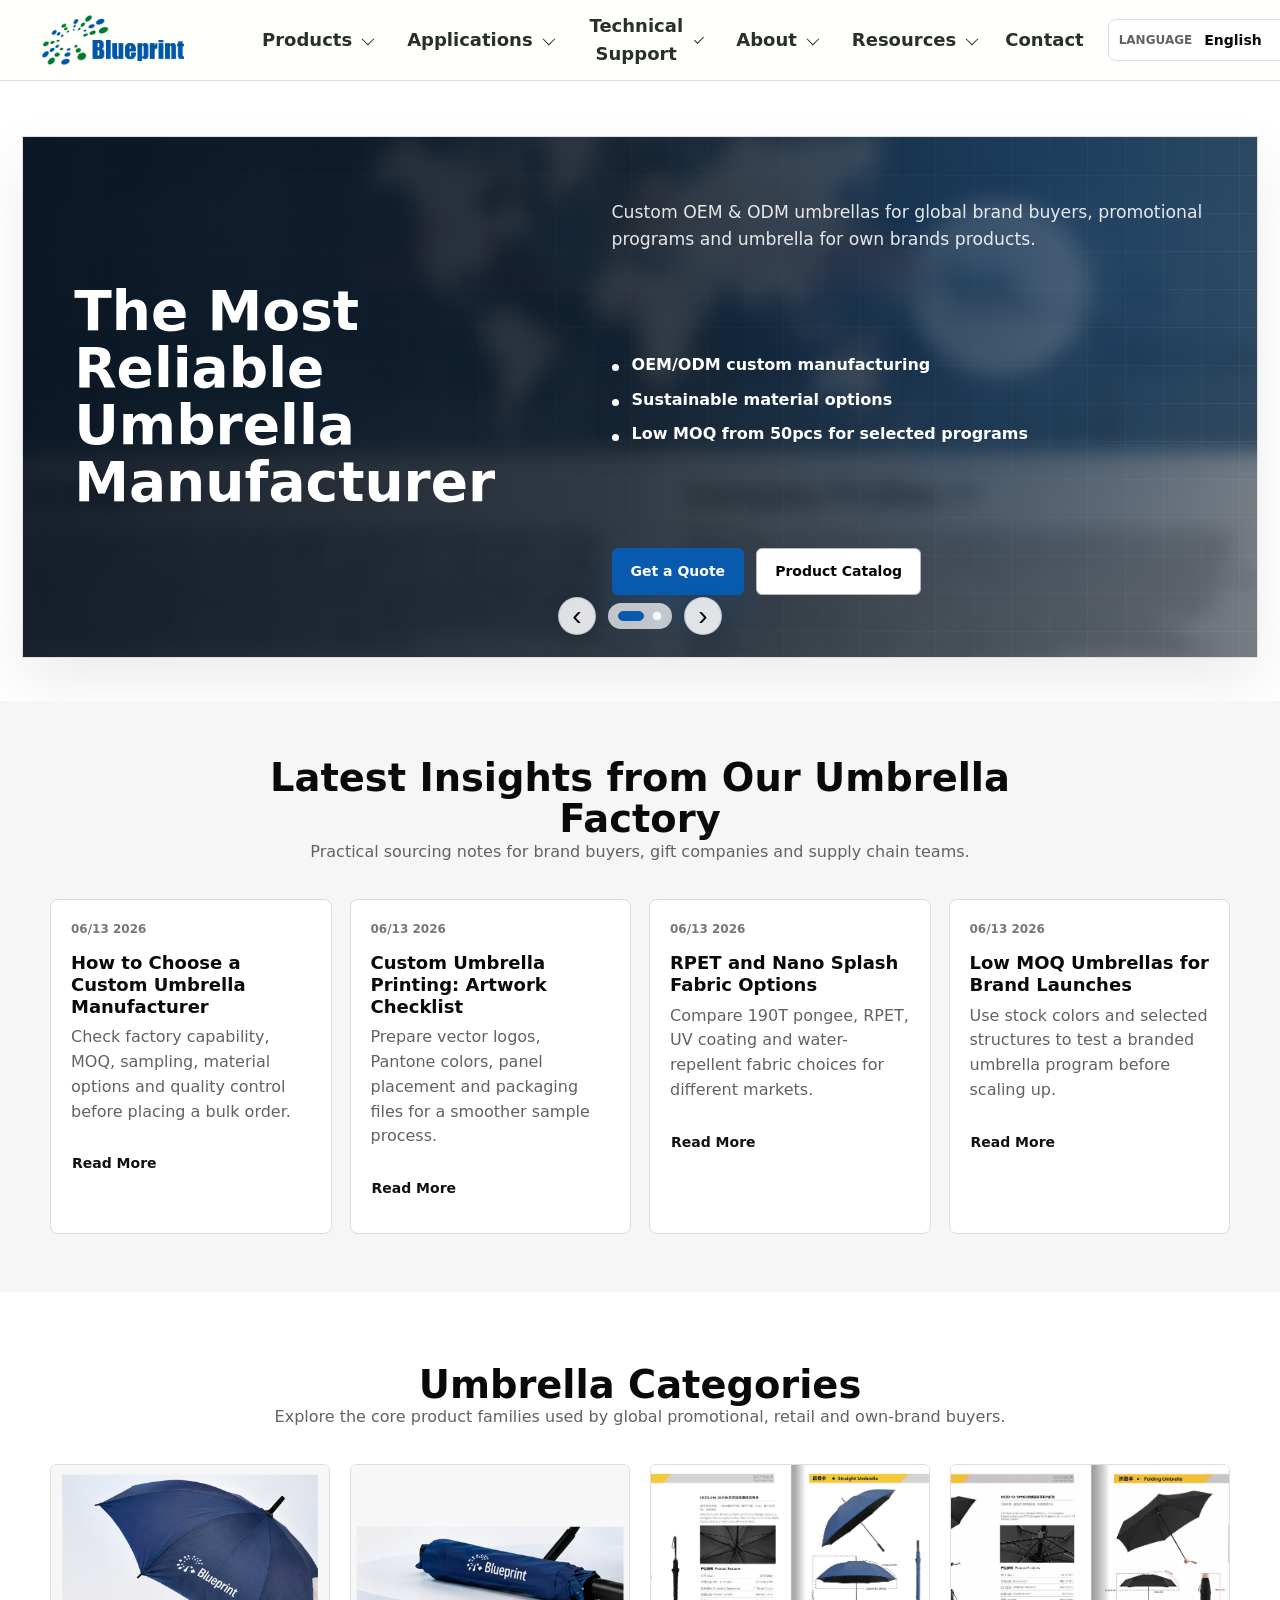
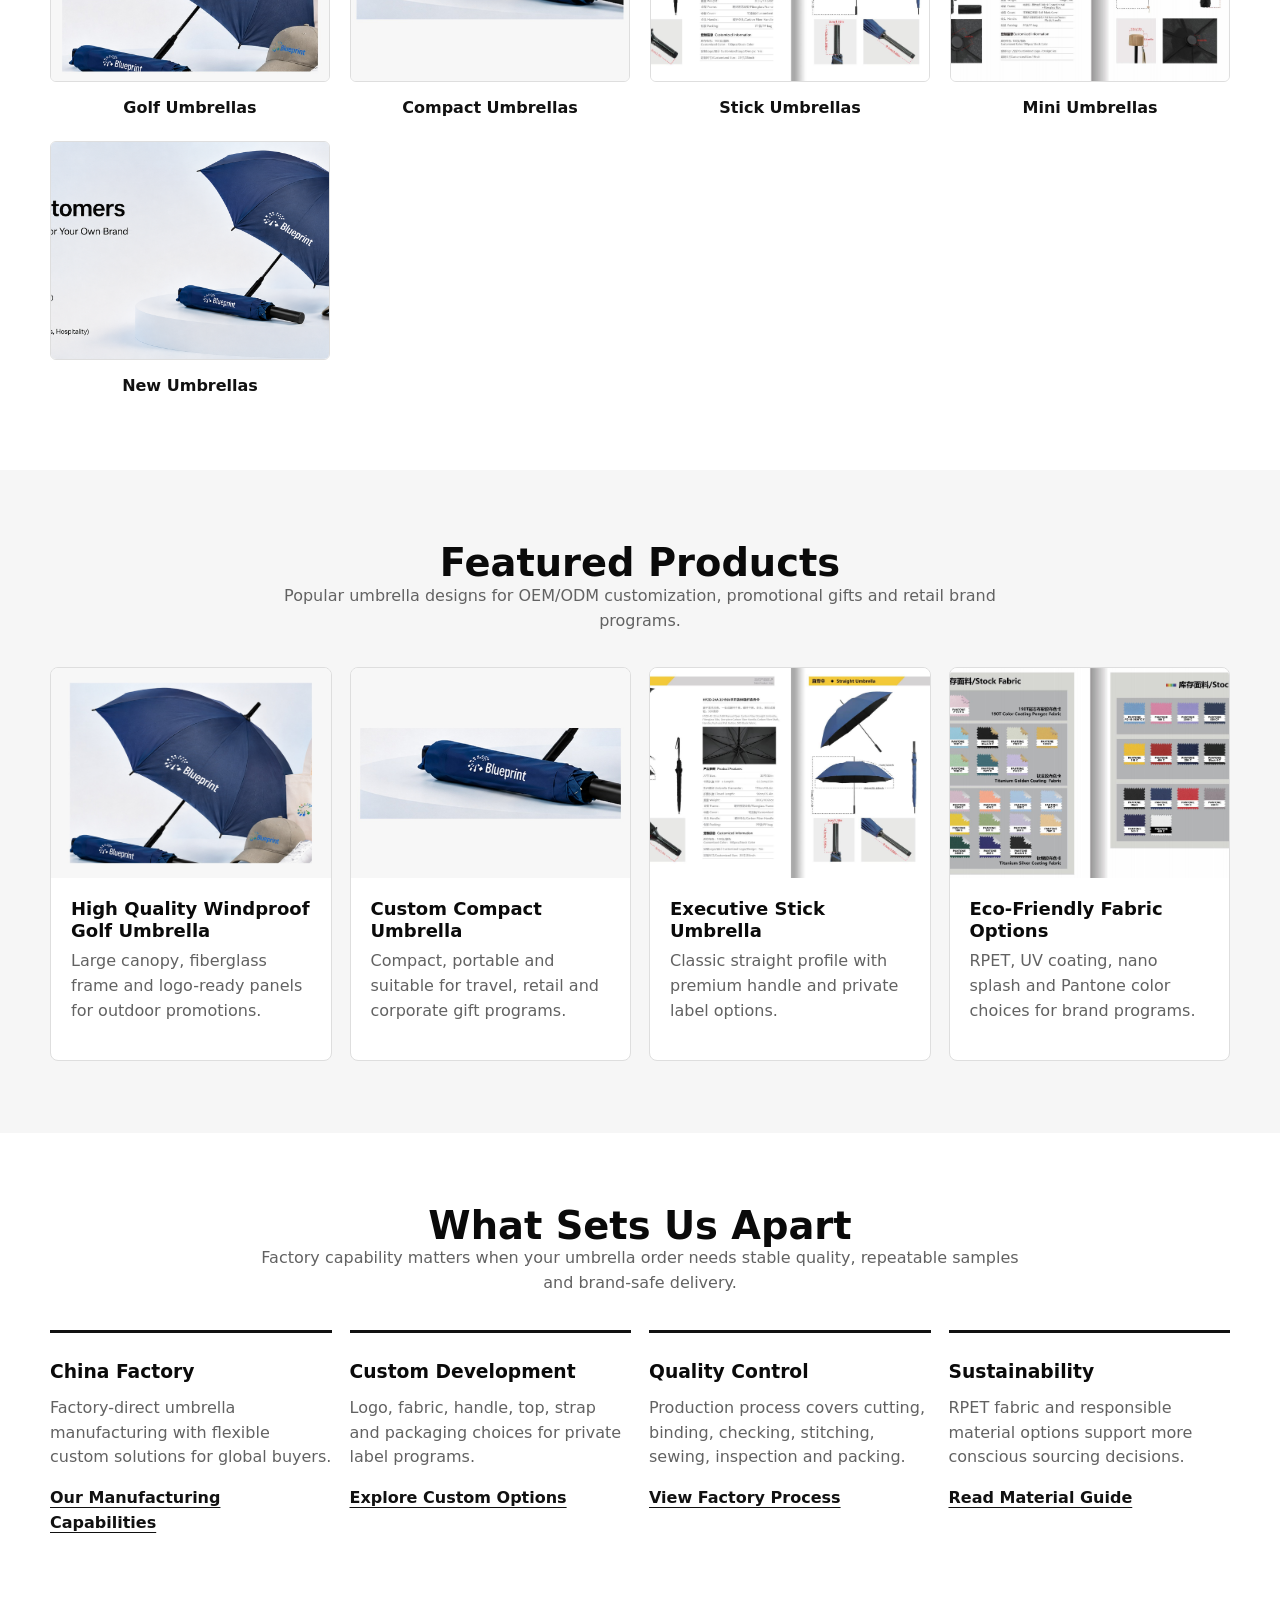
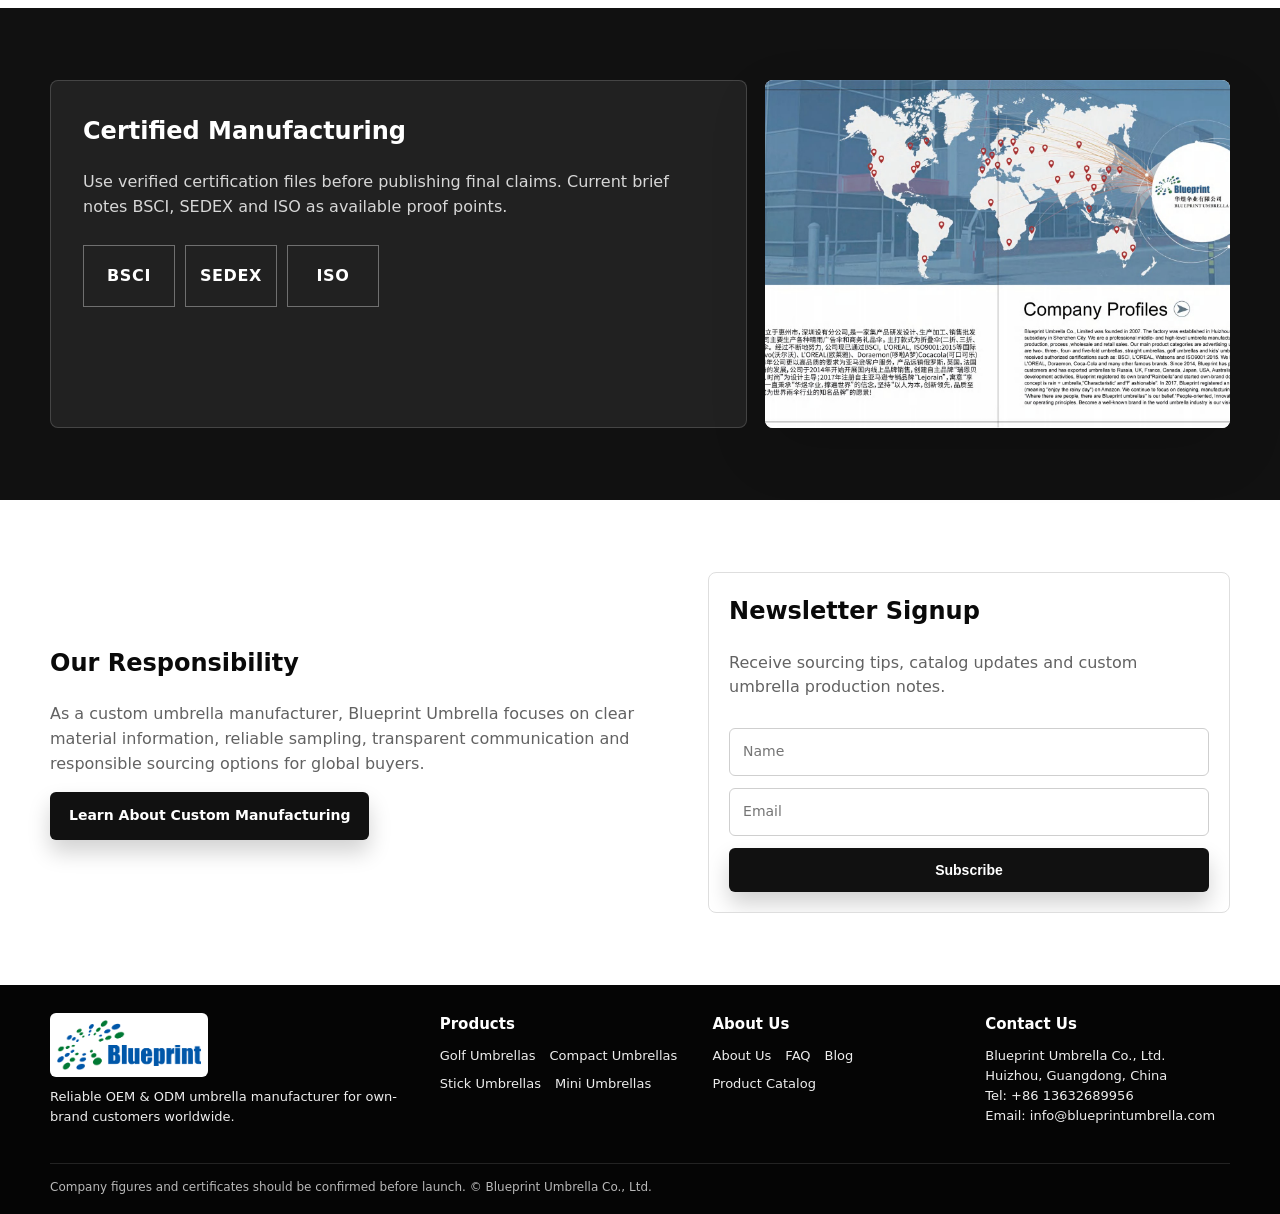
<file: index.html>
<!doctype html>
<html lang="en">
<head>
  <meta charset="utf-8">
  <meta http-equiv="Content-Type" content="text/html; charset=UTF-8">
  <meta name="viewport" content="width=device-width, initial-scale=1">
  <title>Reliable Umbrella Manufacturer | Custom OEM Umbrellas | Blueprint Umbrella</title>
  <meta name="description" content="Blueprint Umbrella is a custom OEM and ODM umbrella manufacturer for global brand buyers, offering golf umbrellas, compact umbrellas, stick umbrellas, mini umbrellas and branded gift programs.">
  <link rel="canonical" href="https://www.blueprintumbrella.com/">
  <link rel="stylesheet" href="styles.css">
  <script type="application/ld+json">
  {
    "@context": "https://schema.org",
    "@type": "Organization",
    "name": "Blueprint Umbrella Co., Ltd.",
    "alternateName": "Lejorain",
    "url": "https://www.blueprintumbrella.com/",
    "logo": "https://www.blueprintumbrella.com/assets/logo.png",
    "email": "info@blueprintumbrella.com",
    "telephone": "+86 13632689956",
    "address": {
      "@type": "PostalAddress",
      "streetAddress": "8th Floor, Building 15, Wanyang Science and Technology City, Daling Town, Huidong County",
      "addressLocality": "Huizhou",
      "addressRegion": "Guangdong",
      "postalCode": "516321",
      "addressCountry": "CN"
    }
  }
  </script>
</head>
<body>
  <header class="site-header">
    <nav class="nav" aria-label="Main navigation">
      <a class="brand" href="index.html" aria-label="Blueprint Umbrella home"><img src="assets/logo.png" alt="Blueprint Umbrella logo"></a>
      <button class="menu-toggle" aria-label="Open menu">☰</button>
      <div class="nav-links"><div class="mega-item compact"><button class="mega-trigger" type="button" aria-expanded="false">Products</button><div class="mega-menu compact-menu" role="menu"><div class="mega-shell compact-shell"><div class="mega-col"><h4>Products</h4><a href="products/custom-golf-umbrella.html">Golf Umbrellas</a><a href="products.html">Compact Umbrellas</a><a href="products.html">Stick Umbrellas</a><a href="products.html">Mini Umbrellas</a><a href="products.html">Promotional Umbrellas</a><a href="products.html">Custom Parts</a></div></div></div></div><div class="mega-item compact"><button class="mega-trigger" type="button" aria-expanded="false">Applications</button><div class="mega-menu compact-menu" role="menu"><div class="mega-shell compact-shell"><div class="mega-col"><h4>Applications</h4><a href="solutions.html">Fashion & Lifestyle Brands</a><a href="solutions.html">Corporate Gift Programs</a><a href="solutions.html">Travel & Luggage Brands</a><a href="solutions.html">Outdoor & Sports Brands</a><a href="solutions.html">Tourism & Museums</a></div></div></div></div><div class="mega-item compact"><button class="mega-trigger" type="button" aria-expanded="false">Technical Support</button><div class="mega-menu compact-menu" role="menu"><div class="mega-shell compact-shell"><div class="mega-col"><h4>Technical Support</h4><a href="custom-umbrella.html">Logo Printing</a><a href="custom-umbrella.html">Fabric & Color Options</a><a href="custom-umbrella.html">Custom Handles</a><a href="custom-umbrella.html">Packaging Solutions</a><a href="custom-umbrella.html">FAQ</a></div></div></div></div><div class="mega-item compact"><button class="mega-trigger" type="button" aria-expanded="false">About</button><div class="mega-menu compact-menu" role="menu"><div class="mega-shell compact-shell"><div class="mega-col"><h4>About</h4><a href="about.html">Company Profile</a><a href="about.html">Factory Capability</a><a href="about.html">Quality Promise</a><a href="about.html">Certifications</a></div></div></div></div><div class="mega-item compact"><button class="mega-trigger" type="button" aria-expanded="false">Resources</button><div class="mega-menu compact-menu" role="menu"><div class="mega-shell compact-shell"><div class="mega-col"><h4>Resources</h4><a href="download.html">Product Catalog</a><a href="blog.html">Blog</a><a href="blog.html">Fabric Guide</a><a href="blog.html">Sourcing Insights</a></div></div></div></div><a class="nav-link" href="contact.html">Contact</a></div>
    </nav>
  </header>

  <main>
    <section class="hero hero-factory">
      <div class="hero-inner">
        <div class="hero-carousel" data-hero-carousel>
          <div class="hero-slide hero-copy is-active" data-hero-slide>
            <h1>The Most Reliable Umbrella Manufacturer</h1>
            <p>Custom OEM &amp; ODM umbrellas for global brand buyers, promotional programs and umbrella for own brands products.</p>
            <ul class="factory-points">
              <li>OEM/ODM custom manufacturing</li>
              <li>Sustainable material options</li>
              <li>Low MOQ from 50pcs for selected programs</li>
            </ul>
            <div class="hero-actions">
              <a class="btn btn-primary" href="inquiry.html" data-track="hero_quote_click">Get a Quote</a>
              <a class="btn btn-secondary" href="download.html" data-track="catalog_click">Product Catalog</a>
            </div>
          </div>
          <div class="hero-slide hero-media catalog-media" data-hero-slide>
            <img src="assets/hero-banner.png" alt="Blueprint custom umbrellas for own brand customers">
          </div>
          <div class="hero-controls" aria-label="Banner controls">
            <button class="hero-arrow" type="button" data-hero-prev aria-label="Previous banner">‹</button>
            <div class="hero-dots" aria-label="Select banner">
              <button class="is-active" type="button" data-hero-dot="0" aria-label="Show text banner"></button>
              <button type="button" data-hero-dot="1" aria-label="Show image banner"></button>
            </div>
            <button class="hero-arrow" type="button" data-hero-next aria-label="Next banner">›</button>
          </div>
        </div>
      </div>
    </section>

    <section class="band band-soft compact-band">
      <div class="container">
        <div class="section-head center-head">
          <h2>Latest Insights from Our Umbrella Factory</h2>
          <p>Practical sourcing notes for brand buyers, gift companies and supply chain teams.</p>
        </div>
        <div class="grid grid-4 editorial-grid">
          <article class="card insight-card"><div class="card-body"><span class="date">06/13 2026</span><h3>How to Choose a Custom Umbrella Manufacturer</h3><p>Check factory capability, MOQ, sampling, material options and quality control before placing a bulk order.</p><a class="btn btn-ghost" href="blog.html">Read More</a></div></article>
          <article class="card insight-card"><div class="card-body"><span class="date">06/13 2026</span><h3>Custom Umbrella Printing: Artwork Checklist</h3><p>Prepare vector logos, Pantone colors, panel placement and packaging files for a smoother sample process.</p><a class="btn btn-ghost" href="blog.html">Read More</a></div></article>
          <article class="card insight-card"><div class="card-body"><span class="date">06/13 2026</span><h3>RPET and Nano Splash Fabric Options</h3><p>Compare 190T pongee, RPET, UV coating and water-repellent fabric choices for different markets.</p><a class="btn btn-ghost" href="blog.html">Read More</a></div></article>
          <article class="card insight-card"><div class="card-body"><span class="date">06/13 2026</span><h3>Low MOQ Umbrellas for Brand Launches</h3><p>Use stock colors and selected structures to test a branded umbrella program before scaling up.</p><a class="btn btn-ghost" href="blog.html">Read More</a></div></article>
        </div>
      </div>
    </section>

    <section class="band">
      <div class="container">
        <div class="section-head center-head">
          <h2>Umbrella Categories</h2>
          <p>Explore the core product families used by global promotional, retail and own-brand buyers.</p>
        </div>
        <div class="grid grid-4 category-grid">
          <a class="category-card" href="products/custom-golf-umbrella.html"><img src="assets/cat-golf.jpg" alt="Golf umbrellas"><span>Golf Umbrellas</span></a>
          <a class="category-card" href="products.html"><img src="assets/cat-folding.jpg" alt="Folding umbrellas"><span>Compact Umbrellas</span></a>
          <a class="category-card" href="products.html"><img src="assets/stick-umbrella.jpg" alt="Stick umbrellas"><span>Stick Umbrellas</span></a>
          <a class="category-card" href="products.html"><img src="assets/folding-umbrella.jpg" alt="Mini umbrellas"><span>Mini Umbrellas</span></a>
          <a class="category-card" href="products.html"><img src="assets/hero-banner.png" alt="Kids and specialty umbrellas"><span>New Umbrellas</span></a>
        </div>
      </div>
    </section>

    <section class="band band-soft">
      <div class="container">
        <div class="section-head center-head">
          <h2>Featured Products</h2>
          <p>Popular umbrella designs for OEM/ODM customization, promotional gifts and retail brand programs.</p>
        </div>
        <div class="grid grid-4">
          <article class="card product-card"><img src="assets/golf-umbrella-product-real.jpg" alt="High quality windproof golf umbrella"><div class="card-body"><h3>High Quality Windproof Golf Umbrella</h3><p>Large canopy, fiberglass frame and logo-ready panels for outdoor promotions.</p></div></article>
          <article class="card product-card"><img src="assets/cat-folding.jpg" alt="Custom compact umbrella"><div class="card-body"><h3>Custom Compact Umbrella</h3><p>Compact, portable and suitable for travel, retail and corporate gift programs.</p></div></article>
          <article class="card product-card"><img src="assets/stick-umbrella.jpg" alt="Executive auto-open stick umbrella"><div class="card-body"><h3>Executive Stick Umbrella</h3><p>Classic straight profile with premium handle and private label options.</p></div></article>
          <article class="card product-card"><img src="assets/fabric-swatches.jpg" alt="Eco-friendly custom umbrella fabric"><div class="card-body"><h3>Eco-Friendly Fabric Options</h3><p>RPET, UV coating, nano splash and Pantone color choices for brand programs.</p></div></article>
        </div>
      </div>
    </section>

    <section class="band">
      <div class="container">
        <div class="section-head center-head">
          <h2>What Sets Us Apart</h2>
          <p>Factory capability matters when your umbrella order needs stable quality, repeatable samples and brand-safe delivery.</p>
        </div>
        <div class="grid grid-4 capability-grid">
          <article class="capability"><h3>China Factory</h3><p>Factory-direct umbrella manufacturing with flexible custom solutions for global buyers.</p><a href="about.html">Our Manufacturing Capabilities</a></article>
          <article class="capability"><h3>Custom Development</h3><p>Logo, fabric, handle, top, strap and packaging choices for private label programs.</p><a href="custom-umbrella.html">Explore Custom Options</a></article>
          <article class="capability"><h3>Quality Control</h3><p>Production process covers cutting, binding, checking, stitching, sewing, inspection and packing.</p><a href="about.html">View Factory Process</a></article>
          <article class="capability"><h3>Sustainability</h3><p>RPET fabric and responsible material options support more conscious sourcing decisions.</p><a href="blog.html">Read Material Guide</a></article>
        </div>
      </div>
    </section>

    <section class="band band-dark">
      <div class="container factory-grid">
        <div class="factory-panel clean-panel">
          <h2>Certified Manufacturing</h2>
          <p class="muted">Use verified certification files before publishing final claims. Current brief notes BSCI, SEDEX and ISO as available proof points.</p>
          <div class="cert-row">
            <span>BSCI</span><span>SEDEX</span><span>ISO</span>
          </div>
        </div>
        <div class="image-frame"><img src="assets/production-process.jpg" alt="Umbrella production and quality inspection workflow"></div>
      </div>
    </section>

    <section class="band">
      <div class="container split">
        <div>
          <h2>Our Responsibility</h2>
          <p class="muted">As a custom umbrella manufacturer, Blueprint Umbrella focuses on clear material information, reliable sampling, transparent communication and responsible sourcing options for global buyers.</p>
          <a class="btn btn-primary" href="custom-umbrella.html">Learn About Custom Manufacturing</a>
        </div>
        <form class="form card card-body newsletter" data-lead-form>
          <h2>Newsletter Signup</h2>
          <p class="muted">Receive sourcing tips, catalog updates and custom umbrella production notes.</p>
          <input name="name" placeholder="Name" required>
          <input name="email" type="email" placeholder="Email" required>
          <button class="btn btn-primary" type="submit" data-track="newsletter_submit">Subscribe</button>
        </form>
      </div>
    </section>
  </main>

  <footer class="site-footer">
    <div class="container footer-grid">
      <div>
        <img src="assets/logo.png" alt="Blueprint Umbrella logo">
        <p>Reliable OEM &amp; ODM umbrella manufacturer for own-brand customers worldwide.</p>
      </div>
      <div>
        <h3>Products</h3>
        <div class="footer-links">
          <a href="products/custom-golf-umbrella.html">Golf Umbrellas</a>
          <a href="products.html">Compact Umbrellas</a>
          <a href="products.html">Stick Umbrellas</a>
          <a href="products.html">Mini Umbrellas</a>
        </div>
      </div>
      <div>
        <h3>About Us</h3>
        <div class="footer-links">
          <a href="about.html">About Us</a>
          <a href="custom-umbrella.html">FAQ</a>
          <a href="blog.html">Blog</a>
          <a href="download.html">Product Catalog</a>
        </div>
      </div>
      <div>
        <h3>Contact Us</h3>
        <p>Blueprint Umbrella Co., Ltd.<br>Huizhou, Guangdong, China<br>Tel: +86 13632689956<br>Email: info@blueprintumbrella.com</p>
      </div>
    </div>
    <div class="container footer-bottom">Company figures and certificates should be confirmed before launch. © Blueprint Umbrella Co., Ltd.</div>
  </footer>
  <div class="toast" role="status" aria-live="polite"></div>
  <script src="locales/translations.js"></script>
  <script src="i18n.js"></script>
  <script src="script.js"></script>
</body>
</html>
</file>
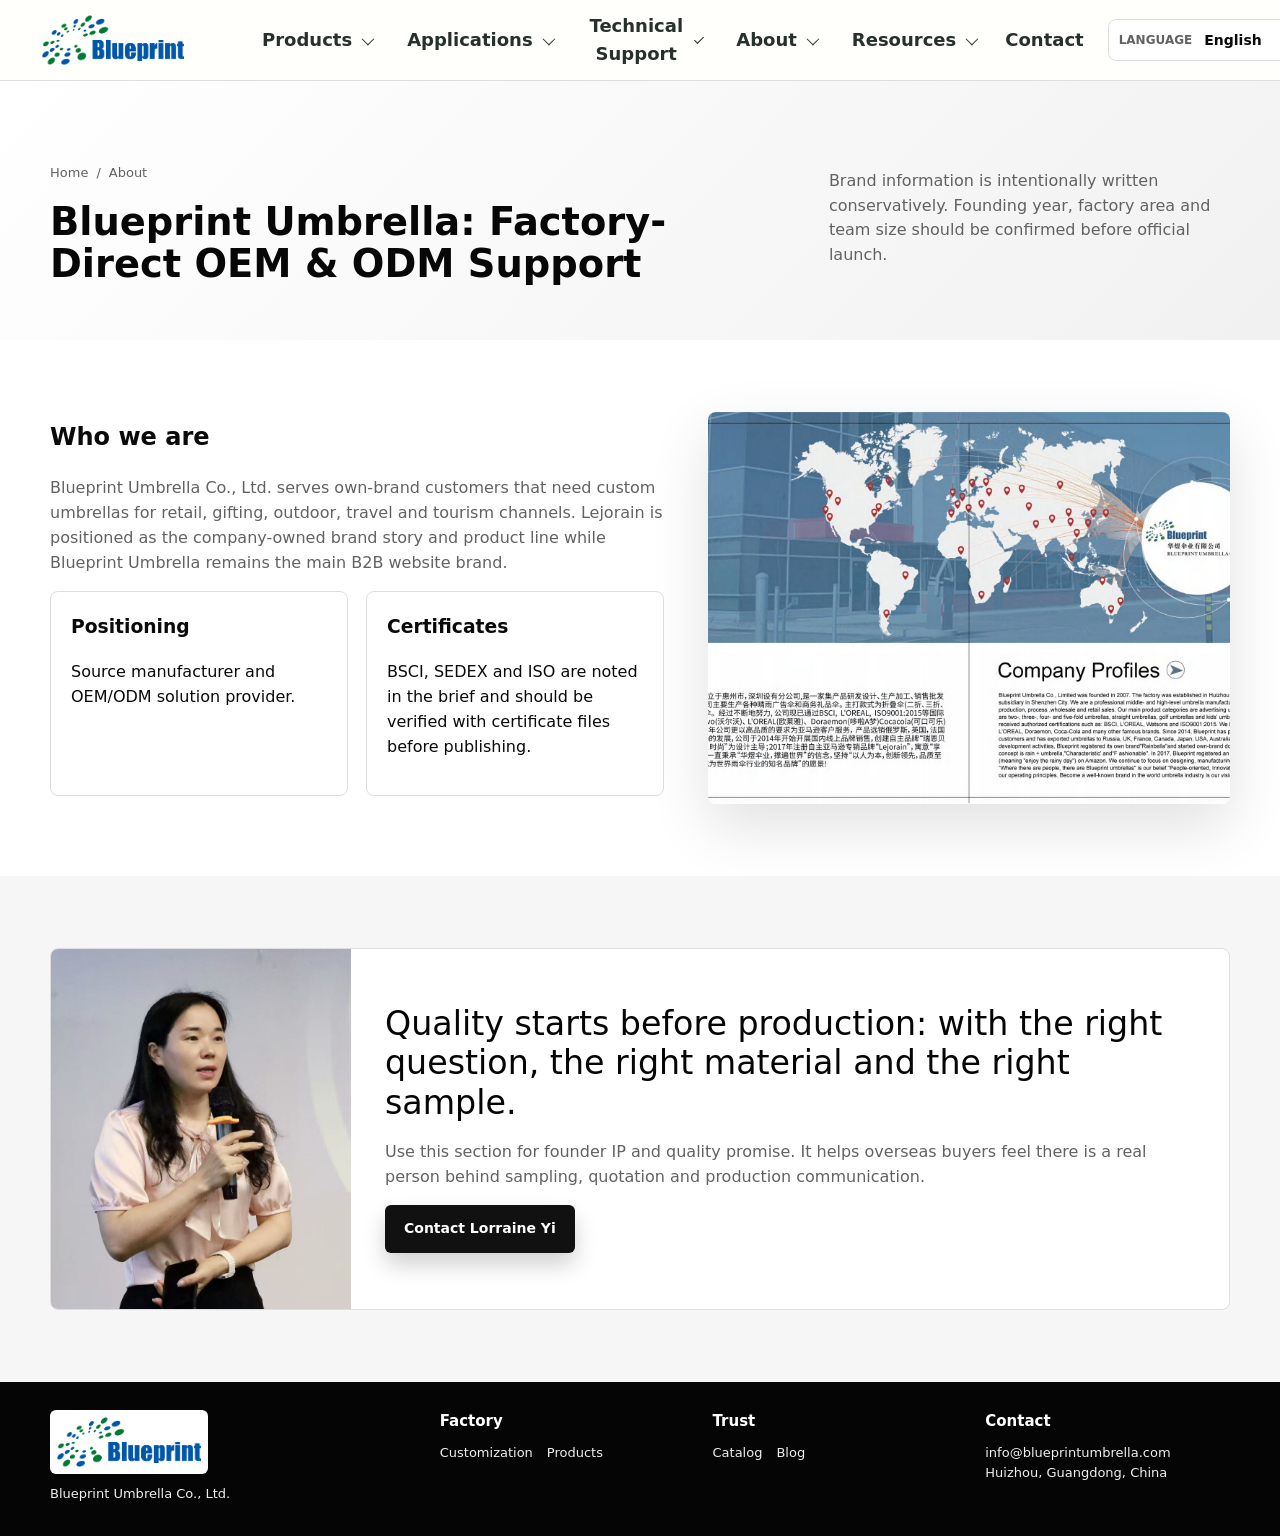
<file: about.html>
<!doctype html>
<html lang="en">
<head>
  <meta charset="utf-8"><meta name="viewport" content="width=device-width, initial-scale=1">
  <title>About Blueprint Umbrella | OEM & ODM Umbrella Factory in China</title>
  <meta name="description" content="Learn about Blueprint Umbrella, an OEM and ODM umbrella solution provider for own-brand customers, with production process, quality control and customization capability.">
  <link rel="canonical" href="https://www.blueprintumbrella.com/about.html"><link rel="stylesheet" href="styles.css">
</head>
<body>
  <header class="site-header"><nav class="nav"><a class="brand" href="index.html"><img src="assets/logo.png" alt="Blueprint Umbrella logo"></a><button class="menu-toggle" aria-label="Open menu">☰</button><div class="nav-links"><div class="mega-item compact"><button class="mega-trigger" type="button" aria-expanded="false">Products</button><div class="mega-menu compact-menu" role="menu"><div class="mega-shell compact-shell"><div class="mega-col"><h4>Products</h4><a href="products/custom-golf-umbrella.html">Golf Umbrellas</a><a href="products.html">Compact Umbrellas</a><a href="products.html">Stick Umbrellas</a><a href="products.html">Mini Umbrellas</a><a href="products.html">Promotional Umbrellas</a><a href="products.html">Custom Parts</a></div></div></div></div><div class="mega-item compact"><button class="mega-trigger" type="button" aria-expanded="false">Applications</button><div class="mega-menu compact-menu" role="menu"><div class="mega-shell compact-shell"><div class="mega-col"><h4>Applications</h4><a href="solutions.html">Fashion & Lifestyle Brands</a><a href="solutions.html">Corporate Gift Programs</a><a href="solutions.html">Travel & Luggage Brands</a><a href="solutions.html">Outdoor & Sports Brands</a><a href="solutions.html">Tourism & Museums</a></div></div></div></div><div class="mega-item compact"><button class="mega-trigger" type="button" aria-expanded="false">Technical Support</button><div class="mega-menu compact-menu" role="menu"><div class="mega-shell compact-shell"><div class="mega-col"><h4>Technical Support</h4><a href="custom-umbrella.html">Logo Printing</a><a href="custom-umbrella.html">Fabric & Color Options</a><a href="custom-umbrella.html">Custom Handles</a><a href="custom-umbrella.html">Packaging Solutions</a><a href="custom-umbrella.html">FAQ</a></div></div></div></div><div class="mega-item compact"><button class="mega-trigger active" type="button" aria-expanded="false">About</button><div class="mega-menu compact-menu" role="menu"><div class="mega-shell compact-shell"><div class="mega-col"><h4>About</h4><a href="about.html">Company Profile</a><a href="about.html">Factory Capability</a><a href="about.html">Quality Promise</a><a href="about.html">Certifications</a></div></div></div></div><div class="mega-item compact"><button class="mega-trigger" type="button" aria-expanded="false">Resources</button><div class="mega-menu compact-menu" role="menu"><div class="mega-shell compact-shell"><div class="mega-col"><h4>Resources</h4><a href="download.html">Product Catalog</a><a href="blog.html">Blog</a><a href="blog.html">Fabric Guide</a><a href="blog.html">Sourcing Insights</a></div></div></div></div><a class="nav-link" href="contact.html">Contact</a></div></nav></header>
  <main>
    <section class="page-hero"><div class="container"><div><div class="breadcrumb"><a href="index.html">Home</a><span>/</span><span>About</span></div><h1>Blueprint Umbrella: Factory-Direct OEM &amp; ODM Support</h1></div><p class="muted">Brand information is intentionally written conservatively. Founding year, factory area and team size should be confirmed before official launch.</p></div></section>
    <section class="band"><div class="container split"><div><h2>Who we are</h2><p class="muted">Blueprint Umbrella Co., Ltd. serves own-brand customers that need custom umbrellas for retail, gifting, outdoor, travel and tourism channels. Lejorain is positioned as the company-owned brand story and product line while Blueprint Umbrella remains the main B2B website brand.</p><div class="grid grid-2"><div class="card card-body"><h3>Positioning</h3><p>Source manufacturer and OEM/ODM solution provider.</p></div><div class="card card-body"><h3>Certificates</h3><p>BSCI, SEDEX and ISO are noted in the brief and should be verified with certificate files before publishing.</p></div></div></div><div class="image-frame"><img src="assets/production-process.jpg" alt="Umbrella production process and quality inspection"></div></div></section>
    <section class="band band-soft"><div class="container founder"><img src="assets/founder.jpg" alt="Blueprint Umbrella founder Lorraine Yi"><div class="founder-copy"><p class="quote">Quality starts before production: with the right question, the right material and the right sample.</p><p class="muted">Use this section for founder IP and quality promise. It helps overseas buyers feel there is a real person behind sampling, quotation and production communication.</p><a class="btn btn-primary" href="contact.html">Contact Lorraine Yi</a></div></div></section>
  </main>
  <footer class="site-footer"><div class="container footer-grid"><div><img src="assets/logo.png" alt="Blueprint Umbrella logo"><p>Blueprint Umbrella Co., Ltd.</p></div><div><h3>Factory</h3><div class="footer-links"><a href="custom-umbrella.html">Customization</a><a href="products.html">Products</a></div></div><div><h3>Trust</h3><div class="footer-links"><a href="download.html">Catalog</a><a href="blog.html">Blog</a></div></div><div><h3>Contact</h3><p>info@blueprintumbrella.com<br>Huizhou, Guangdong, China</p></div></div></footer><div class="toast"></div><script src="locales/translations.js"></script>
  <script src="i18n.js"></script>
  <script src="script.js"></script>
</body>
</html>
</file>
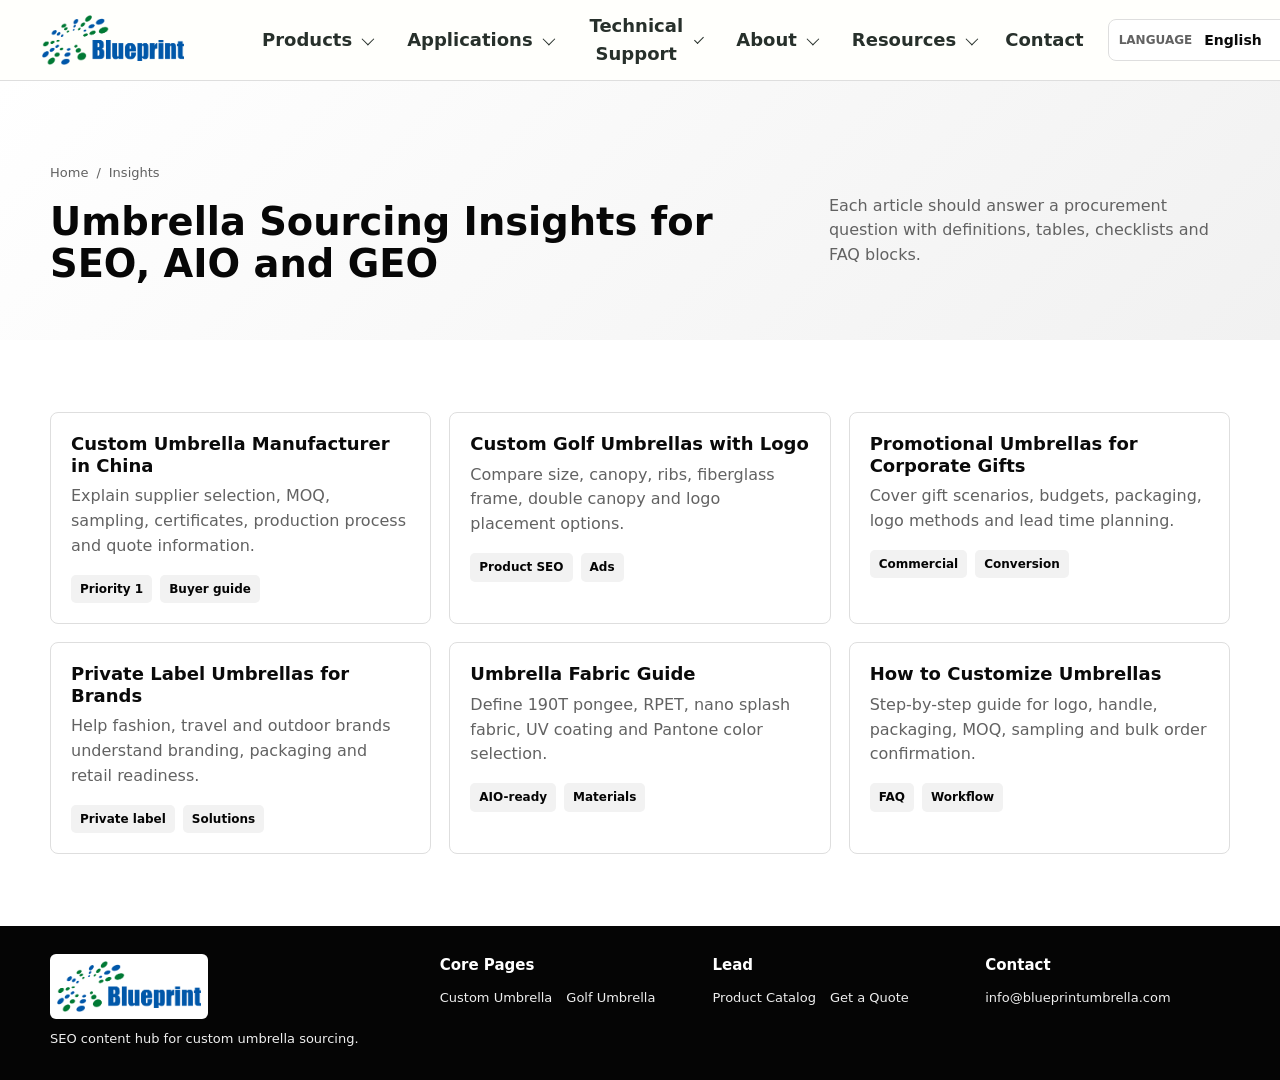
<file: blog.html>
<!doctype html>
<html lang="en">
<head>
  <meta charset="utf-8"><meta name="viewport" content="width=device-width, initial-scale=1">
  <title>Umbrella Sourcing Insights | Materials, MOQ, Logo Printing and OEM Guides</title>
  <meta name="description" content="SEO and AIO-ready umbrella sourcing insights covering custom umbrella manufacturer selection, golf umbrellas, promotional umbrellas, private label umbrellas and fabric guides.">
  <link rel="canonical" href="https://www.blueprintumbrella.com/blog.html"><link rel="stylesheet" href="styles.css">
</head>
<body>
  <header class="site-header"><nav class="nav"><a class="brand" href="index.html"><img src="assets/logo.png" alt="Blueprint Umbrella logo"></a><button class="menu-toggle" aria-label="Open menu">☰</button><div class="nav-links"><div class="mega-item compact"><button class="mega-trigger" type="button" aria-expanded="false">Products</button><div class="mega-menu compact-menu" role="menu"><div class="mega-shell compact-shell"><div class="mega-col"><h4>Products</h4><a href="products/custom-golf-umbrella.html">Golf Umbrellas</a><a href="products.html">Compact Umbrellas</a><a href="products.html">Stick Umbrellas</a><a href="products.html">Mini Umbrellas</a><a href="products.html">Promotional Umbrellas</a><a href="products.html">Custom Parts</a></div></div></div></div><div class="mega-item compact"><button class="mega-trigger" type="button" aria-expanded="false">Applications</button><div class="mega-menu compact-menu" role="menu"><div class="mega-shell compact-shell"><div class="mega-col"><h4>Applications</h4><a href="solutions.html">Fashion & Lifestyle Brands</a><a href="solutions.html">Corporate Gift Programs</a><a href="solutions.html">Travel & Luggage Brands</a><a href="solutions.html">Outdoor & Sports Brands</a><a href="solutions.html">Tourism & Museums</a></div></div></div></div><div class="mega-item compact"><button class="mega-trigger" type="button" aria-expanded="false">Technical Support</button><div class="mega-menu compact-menu" role="menu"><div class="mega-shell compact-shell"><div class="mega-col"><h4>Technical Support</h4><a href="custom-umbrella.html">Logo Printing</a><a href="custom-umbrella.html">Fabric & Color Options</a><a href="custom-umbrella.html">Custom Handles</a><a href="custom-umbrella.html">Packaging Solutions</a><a href="custom-umbrella.html">FAQ</a></div></div></div></div><div class="mega-item compact"><button class="mega-trigger" type="button" aria-expanded="false">About</button><div class="mega-menu compact-menu" role="menu"><div class="mega-shell compact-shell"><div class="mega-col"><h4>About</h4><a href="about.html">Company Profile</a><a href="about.html">Factory Capability</a><a href="about.html">Quality Promise</a><a href="about.html">Certifications</a></div></div></div></div><div class="mega-item compact"><button class="mega-trigger active" type="button" aria-expanded="false">Resources</button><div class="mega-menu compact-menu" role="menu"><div class="mega-shell compact-shell"><div class="mega-col"><h4>Resources</h4><a href="download.html">Product Catalog</a><a href="blog.html">Blog</a><a href="blog.html">Fabric Guide</a><a href="blog.html">Sourcing Insights</a></div></div></div></div><a class="nav-link" href="contact.html">Contact</a></div></nav></header>
  <main>
    <section class="page-hero"><div class="container"><div><div class="breadcrumb"><a href="index.html">Home</a><span>/</span><span>Insights</span></div><h1>Umbrella Sourcing Insights for SEO, AIO and GEO</h1></div><p class="muted">Each article should answer a procurement question with definitions, tables, checklists and FAQ blocks.</p></div></section>
    <section class="band"><div class="container grid grid-3">
      <article class="card insight-card"><div class="card-body"><h3>Custom Umbrella Manufacturer in China</h3><p>Explain supplier selection, MOQ, sampling, certificates, production process and quote information.</p><div class="meta-list"><span>Priority 1</span><span>Buyer guide</span></div></div></article>
      <article class="card insight-card"><div class="card-body"><h3>Custom Golf Umbrellas with Logo</h3><p>Compare size, canopy, ribs, fiberglass frame, double canopy and logo placement options.</p><div class="meta-list"><span>Product SEO</span><span>Ads</span></div></div></article>
      <article class="card insight-card"><div class="card-body"><h3>Promotional Umbrellas for Corporate Gifts</h3><p>Cover gift scenarios, budgets, packaging, logo methods and lead time planning.</p><div class="meta-list"><span>Commercial</span><span>Conversion</span></div></div></article>
      <article class="card insight-card"><div class="card-body"><h3>Private Label Umbrellas for Brands</h3><p>Help fashion, travel and outdoor brands understand branding, packaging and retail readiness.</p><div class="meta-list"><span>Private label</span><span>Solutions</span></div></div></article>
      <article class="card insight-card"><div class="card-body"><h3>Umbrella Fabric Guide</h3><p>Define 190T pongee, RPET, nano splash fabric, UV coating and Pantone color selection.</p><div class="meta-list"><span>AIO-ready</span><span>Materials</span></div></div></article>
      <article class="card insight-card"><div class="card-body"><h3>How to Customize Umbrellas</h3><p>Step-by-step guide for logo, handle, packaging, MOQ, sampling and bulk order confirmation.</p><div class="meta-list"><span>FAQ</span><span>Workflow</span></div></div></article>
    </div></section>
  </main>
  <footer class="site-footer"><div class="container footer-grid"><div><img src="assets/logo.png" alt="Blueprint Umbrella logo"><p>SEO content hub for custom umbrella sourcing.</p></div><div><h3>Core Pages</h3><div class="footer-links"><a href="custom-umbrella.html">Custom Umbrella</a><a href="products/custom-golf-umbrella.html">Golf Umbrella</a></div></div><div><h3>Lead</h3><div class="footer-links"><a href="download.html">Product Catalog</a><a href="inquiry.html">Get a Quote</a></div></div><div><h3>Contact</h3><p>info@blueprintumbrella.com</p></div></div></footer><div class="toast"></div><script src="locales/translations.js"></script>
  <script src="i18n.js"></script>
  <script src="script.js"></script>
</body>
</html>
</file>
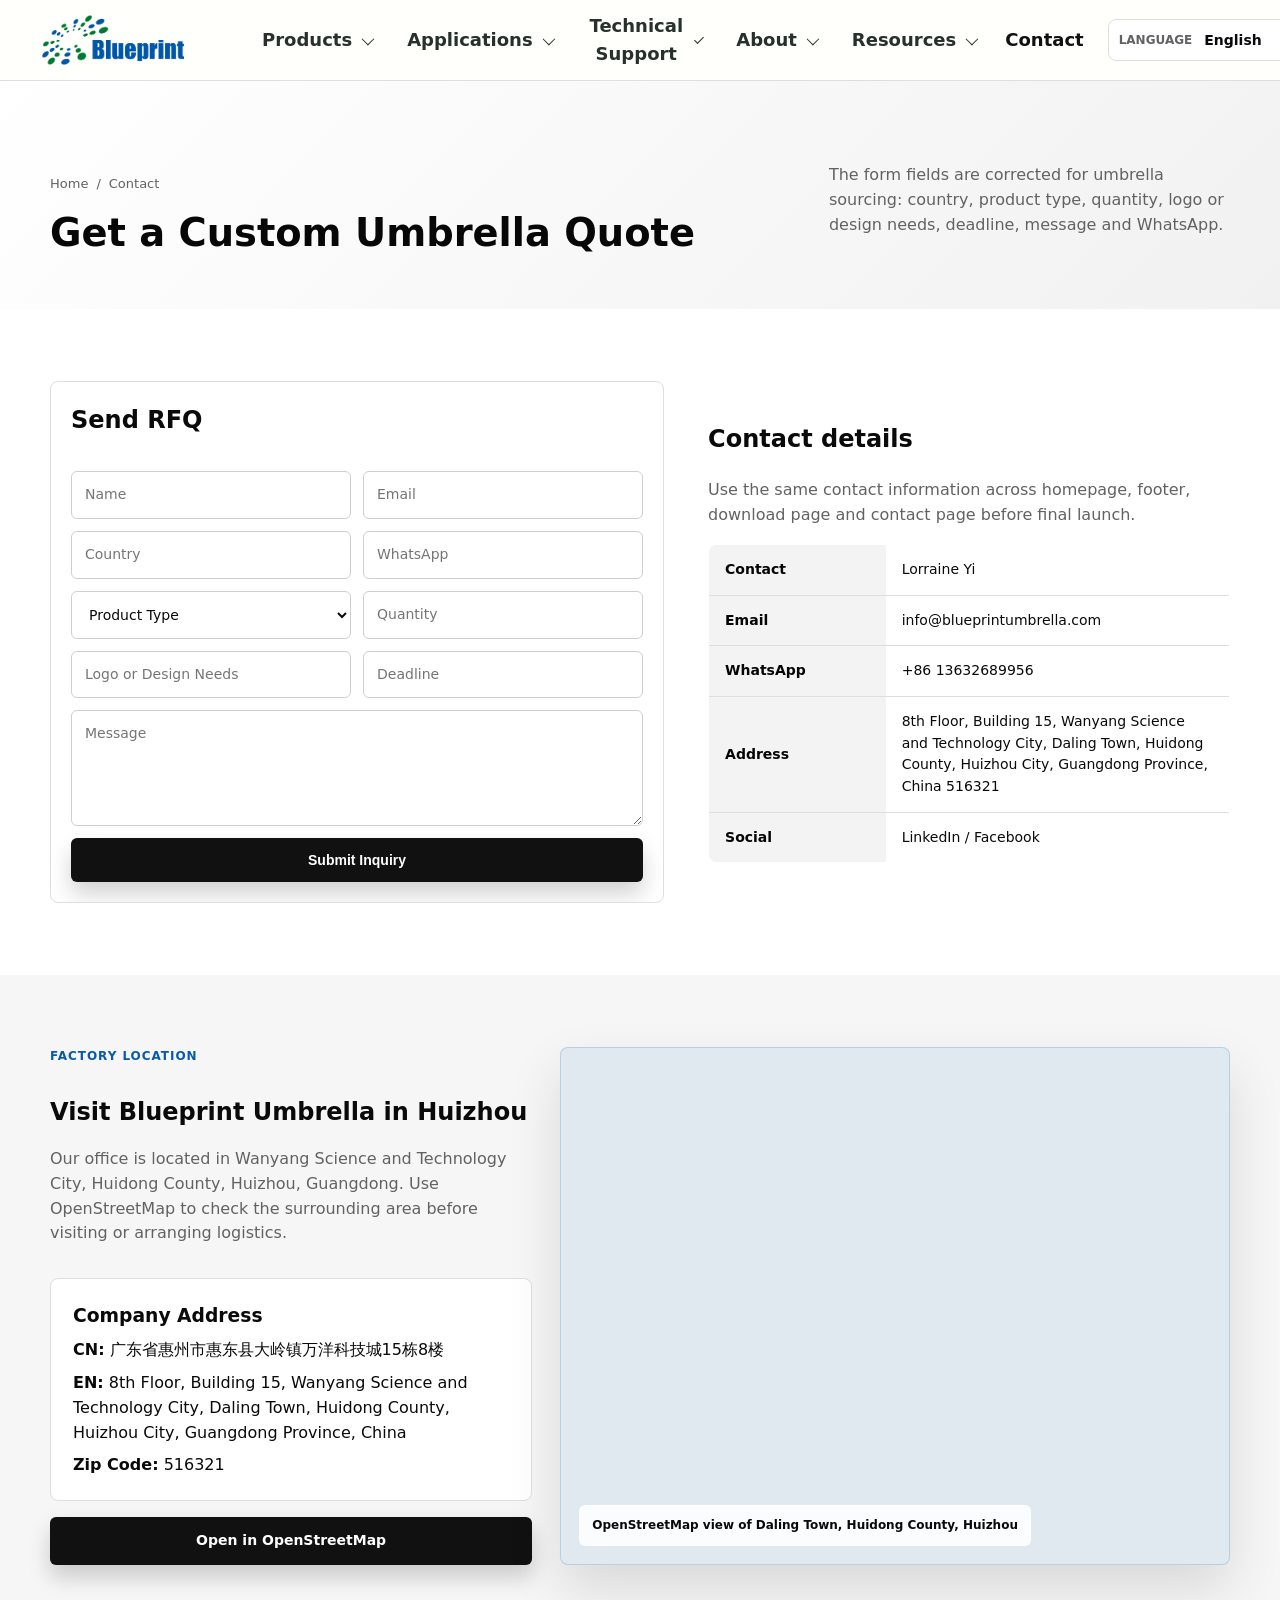
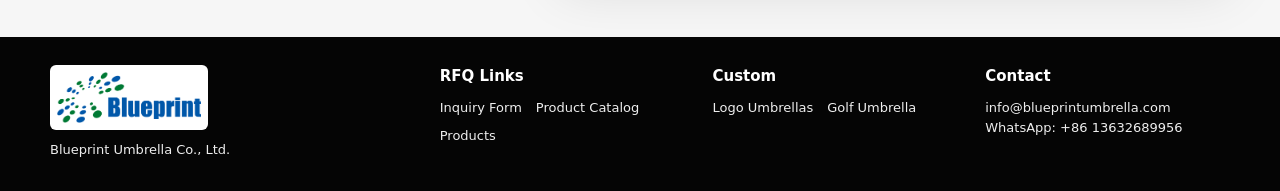
<file: contact.html>
<!doctype html>
<html lang="en">
<head>
  <meta charset="utf-8"><meta name="viewport" content="width=device-width, initial-scale=1">
  <title>Contact Blueprint Umbrella | Get a Custom Umbrella Quote</title>
  <meta name="description" content="Contact Blueprint Umbrella for custom umbrella quotations. Send product type, quantity, logo or design needs, deadline, country, email and WhatsApp.">
  <link rel="canonical" href="https://www.blueprintumbrella.com/contact.html"><link rel="stylesheet" href="styles.css">
</head>
<body>
  <header class="site-header"><nav class="nav"><a class="brand" href="index.html"><img src="assets/logo.png" alt="Blueprint Umbrella logo"></a><button class="menu-toggle" aria-label="Open menu">☰</button><div class="nav-links"><div class="mega-item compact"><button class="mega-trigger" type="button" aria-expanded="false">Products</button><div class="mega-menu compact-menu" role="menu"><div class="mega-shell compact-shell"><div class="mega-col"><h4>Products</h4><a href="products/custom-golf-umbrella.html">Golf Umbrellas</a><a href="products.html">Compact Umbrellas</a><a href="products.html">Stick Umbrellas</a><a href="products.html">Mini Umbrellas</a><a href="products.html">Promotional Umbrellas</a><a href="products.html">Custom Parts</a></div></div></div></div><div class="mega-item compact"><button class="mega-trigger" type="button" aria-expanded="false">Applications</button><div class="mega-menu compact-menu" role="menu"><div class="mega-shell compact-shell"><div class="mega-col"><h4>Applications</h4><a href="solutions.html">Fashion & Lifestyle Brands</a><a href="solutions.html">Corporate Gift Programs</a><a href="solutions.html">Travel & Luggage Brands</a><a href="solutions.html">Outdoor & Sports Brands</a><a href="solutions.html">Tourism & Museums</a></div></div></div></div><div class="mega-item compact"><button class="mega-trigger" type="button" aria-expanded="false">Technical Support</button><div class="mega-menu compact-menu" role="menu"><div class="mega-shell compact-shell"><div class="mega-col"><h4>Technical Support</h4><a href="custom-umbrella.html">Logo Printing</a><a href="custom-umbrella.html">Fabric & Color Options</a><a href="custom-umbrella.html">Custom Handles</a><a href="custom-umbrella.html">Packaging Solutions</a><a href="custom-umbrella.html">FAQ</a></div></div></div></div><div class="mega-item compact"><button class="mega-trigger" type="button" aria-expanded="false">About</button><div class="mega-menu compact-menu" role="menu"><div class="mega-shell compact-shell"><div class="mega-col"><h4>About</h4><a href="about.html">Company Profile</a><a href="about.html">Factory Capability</a><a href="about.html">Quality Promise</a><a href="about.html">Certifications</a></div></div></div></div><div class="mega-item compact"><button class="mega-trigger" type="button" aria-expanded="false">Resources</button><div class="mega-menu compact-menu" role="menu"><div class="mega-shell compact-shell"><div class="mega-col"><h4>Resources</h4><a href="download.html">Product Catalog</a><a href="blog.html">Blog</a><a href="blog.html">Fabric Guide</a><a href="blog.html">Sourcing Insights</a></div></div></div></div><a class="nav-link active" href="contact.html">Contact</a></div></nav></header>
  <main>
    <section class="page-hero"><div class="container"><div><div class="breadcrumb"><a href="index.html">Home</a><span>/</span><span>Contact</span></div><h1>Get a Custom Umbrella Quote</h1></div><p class="muted">The form fields are corrected for umbrella sourcing: country, product type, quantity, logo or design needs, deadline, message and WhatsApp.</p></div></section>
    <section class="band"><div class="container split"><form class="form card card-body" data-lead-form><h2>Send RFQ</h2><div class="two"><input name="name" placeholder="Name" required><input name="email" type="email" placeholder="Email" required></div><div class="two"><input name="country" placeholder="Country" required><input name="whatsapp" placeholder="WhatsApp"></div><div class="two"><select name="product" required><option value="">Product Type</option><option>Golf Umbrella</option><option>Compact Umbrella</option><option>Mini Umbrella</option><option>Stick Umbrella</option><option>Promotional Umbrella</option><option>Private Label Umbrella</option></select><input name="quantity" placeholder="Quantity"></div><div class="two"><input name="design" placeholder="Logo or Design Needs"><input name="deadline" placeholder="Deadline"></div><textarea name="message" placeholder="Message"></textarea><button class="btn btn-primary" type="submit" data-track="contact_form_submit">Submit Inquiry</button></form><div><h2>Contact details</h2><p class="muted">Use the same contact information across homepage, footer, download page and contact page before final launch.</p><table class="spec-table"><tbody><tr><th>Contact</th><td>Lorraine Yi</td></tr><tr><th>Email</th><td><a href="mailto:info@blueprintumbrella.com" data-track="email_click">info@blueprintumbrella.com</a></td></tr><tr><th>WhatsApp</th><td><a href="https://wa.me/8613632689956" data-track="whatsapp_click">+86 13632689956</a></td></tr><tr><th>Address</th><td>8th Floor, Building 15, Wanyang Science and Technology City, Daling Town, Huidong County, Huizhou City, Guangdong Province, China 516321</td></tr><tr><th>Social</th><td><a href="https://www.linkedin.com/company/blueprint-umbrella-co-limited/posts/?feedView=all">LinkedIn</a> / <a href="https://www.facebook.com/profile.php?id=61562921698166">Facebook</a></td></tr></tbody></table></div></div></section>
    <section class="band band-soft"><div class="container location-block"><div class="location-copy"><span class="eyebrow">Factory Location</span><h2>Visit Blueprint Umbrella in Huizhou</h2><p class="muted">Our office is located in Wanyang Science and Technology City, Huidong County, Huizhou, Guangdong. Use OpenStreetMap to check the surrounding area before visiting or arranging logistics.</p><div class="address-card"><h3>Company Address</h3><p><strong>CN:</strong> 广东省惠州市惠东县大岭镇万洋科技城15栋8楼</p><p><strong>EN:</strong> 8th Floor, Building 15, Wanyang Science and Technology City, Daling Town, Huidong County, Huizhou City, Guangdong Province, China</p><p><strong>Zip Code:</strong> 516321</p></div><a class="btn btn-primary" href="https://www.openstreetmap.org/search?query=%E5%B9%BF%E4%B8%9C%E7%9C%81%E6%83%A0%E5%B7%9E%E5%B8%82%E6%83%A0%E4%B8%9C%E5%8E%BF%E5%A4%A7%E5%B2%AD%E9%95%87%E4%B8%87%E6%B4%8B%E7%A7%91%E6%8A%80%E5%9F%8E15%E6%A0%8B8%E6%A5%BC" target="_blank" rel="noopener">Open in OpenStreetMap</a></div><div class="map-panel"><iframe title="OpenStreetMap location for Blueprint Umbrella" loading="lazy" src="https://www.openstreetmap.org/export/embed.html?bbox=114.6420%2C22.9000%2C114.8120%2C23.0500&amp;layer=mapnik&amp;marker=22.9750%2C114.7270"></iframe><div class="map-caption">OpenStreetMap view of Daling Town, Huidong County, Huizhou</div></div></div></section>
  </main>
  <footer class="site-footer"><div class="container footer-grid"><div><img src="assets/logo.png" alt="Blueprint Umbrella logo"><p>Blueprint Umbrella Co., Ltd.</p></div><div><h3>RFQ Links</h3><div class="footer-links"><a href="inquiry.html">Inquiry Form</a><a href="download.html">Product Catalog</a><a href="products.html">Products</a></div></div><div><h3>Custom</h3><div class="footer-links"><a href="custom-umbrella.html">Logo Umbrellas</a><a href="products/custom-golf-umbrella.html">Golf Umbrella</a></div></div><div><h3>Contact</h3><p>info@blueprintumbrella.com<br>WhatsApp: +86 13632689956</p></div></div></footer><div class="toast"></div><script src="locales/translations.js"></script>
  <script src="i18n.js"></script>
  <script src="script.js"></script>
</body>
</html>
</file>
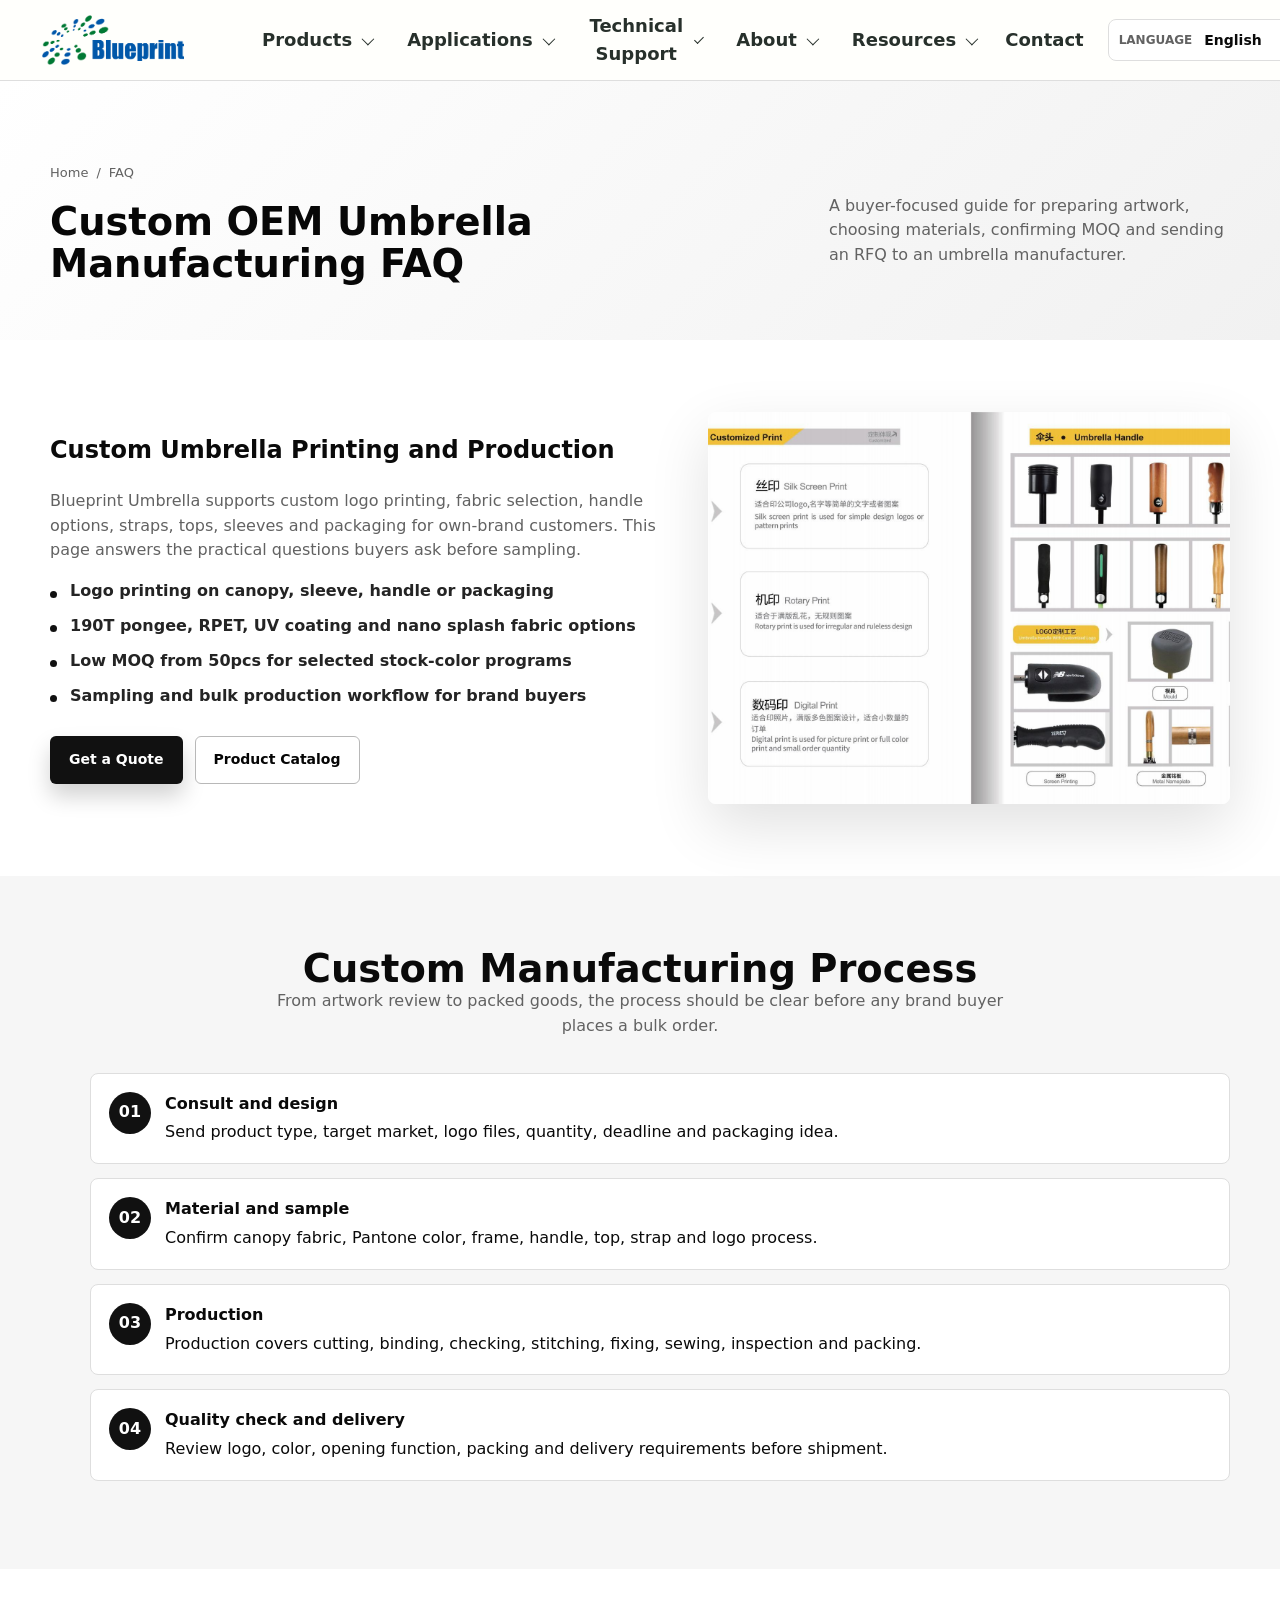
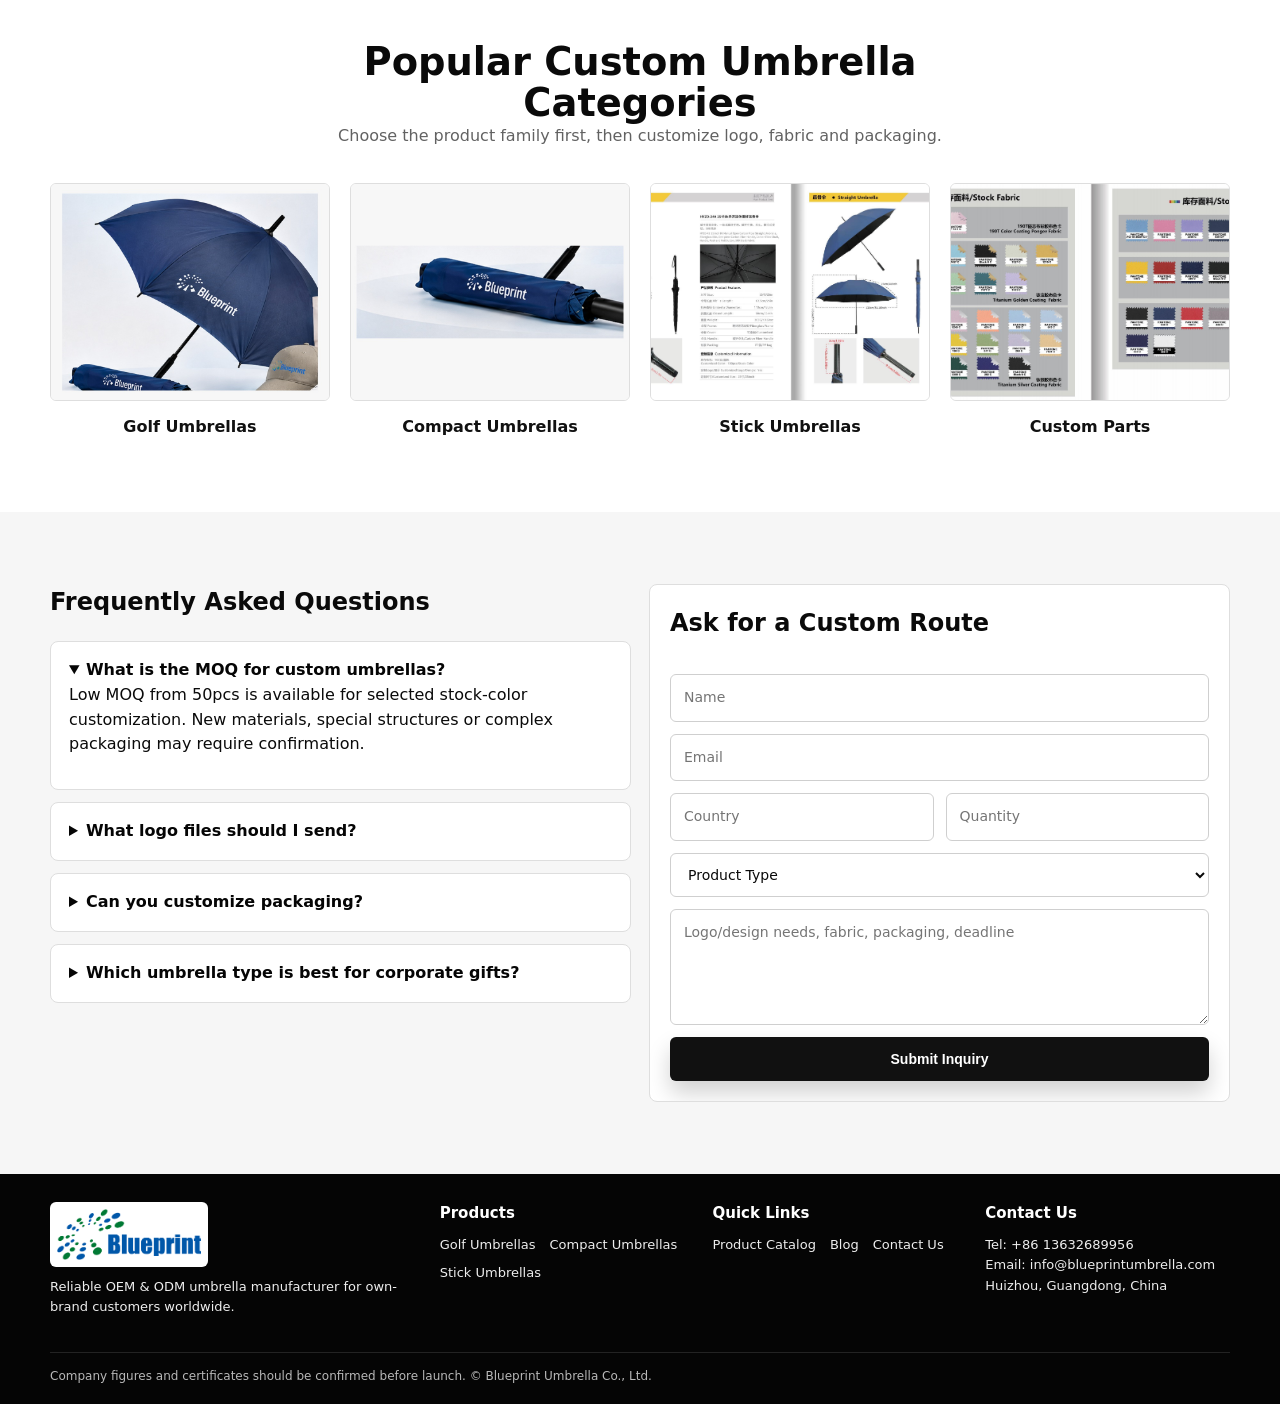
<file: custom-umbrella.html>
<!doctype html>
<html lang="en">
<head>
  <meta charset="utf-8">
  <meta http-equiv="Content-Type" content="text/html; charset=UTF-8">
  <meta name="viewport" content="width=device-width, initial-scale=1">
  <title>Custom OEM Umbrella FAQ | Logo Printing, MOQ, Sampling and Catalog</title>
  <meta name="description" content="FAQ and manufacturing guide for custom OEM umbrellas, including logo printing, MOQ, sampling, fabric options, packaging and RFQ preparation.">
  <link rel="canonical" href="https://www.blueprintumbrella.com/custom-umbrella.html">
  <link rel="stylesheet" href="styles.css">
</head>
<body>
  <header class="site-header">
    <nav class="nav" aria-label="Main navigation">
      <a class="brand" href="index.html"><img src="assets/logo.png" alt="Blueprint Umbrella logo"></a>
      <button class="menu-toggle" aria-label="Open menu">☰</button>
      <div class="nav-links"><div class="mega-item compact"><button class="mega-trigger" type="button" aria-expanded="false">Products</button><div class="mega-menu compact-menu" role="menu"><div class="mega-shell compact-shell"><div class="mega-col"><h4>Products</h4><a href="products/custom-golf-umbrella.html">Golf Umbrellas</a><a href="products.html">Compact Umbrellas</a><a href="products.html">Stick Umbrellas</a><a href="products.html">Mini Umbrellas</a><a href="products.html">Promotional Umbrellas</a><a href="products.html">Custom Parts</a></div></div></div></div><div class="mega-item compact"><button class="mega-trigger" type="button" aria-expanded="false">Applications</button><div class="mega-menu compact-menu" role="menu"><div class="mega-shell compact-shell"><div class="mega-col"><h4>Applications</h4><a href="solutions.html">Fashion & Lifestyle Brands</a><a href="solutions.html">Corporate Gift Programs</a><a href="solutions.html">Travel & Luggage Brands</a><a href="solutions.html">Outdoor & Sports Brands</a><a href="solutions.html">Tourism & Museums</a></div></div></div></div><div class="mega-item compact"><button class="mega-trigger active" type="button" aria-expanded="false">Technical Support</button><div class="mega-menu compact-menu" role="menu"><div class="mega-shell compact-shell"><div class="mega-col"><h4>Technical Support</h4><a href="custom-umbrella.html">Logo Printing</a><a href="custom-umbrella.html">Fabric & Color Options</a><a href="custom-umbrella.html">Custom Handles</a><a href="custom-umbrella.html">Packaging Solutions</a><a href="custom-umbrella.html">FAQ</a></div></div></div></div><div class="mega-item compact"><button class="mega-trigger" type="button" aria-expanded="false">About</button><div class="mega-menu compact-menu" role="menu"><div class="mega-shell compact-shell"><div class="mega-col"><h4>About</h4><a href="about.html">Company Profile</a><a href="about.html">Factory Capability</a><a href="about.html">Quality Promise</a><a href="about.html">Certifications</a></div></div></div></div><div class="mega-item compact"><button class="mega-trigger" type="button" aria-expanded="false">Resources</button><div class="mega-menu compact-menu" role="menu"><div class="mega-shell compact-shell"><div class="mega-col"><h4>Resources</h4><a href="download.html">Product Catalog</a><a href="blog.html">Blog</a><a href="blog.html">Fabric Guide</a><a href="blog.html">Sourcing Insights</a></div></div></div></div><a class="nav-link" href="contact.html">Contact</a></div>
    </nav>
  </header>

  <main>
    <section class="page-hero">
      <div class="container">
        <div>
          <div class="breadcrumb"><a href="index.html">Home</a><span>/</span><span>FAQ</span></div>
          <h1>Custom OEM Umbrella Manufacturing FAQ</h1>
        </div>
        <p class="muted">A buyer-focused guide for preparing artwork, choosing materials, confirming MOQ and sending an RFQ to an umbrella manufacturer.</p>
      </div>
    </section>

    <section class="band">
      <div class="container split">
        <div>
          <h2>Custom Umbrella Printing and Production</h2>
          <p class="muted">Blueprint Umbrella supports custom logo printing, fabric selection, handle options, straps, tops, sleeves and packaging for own-brand customers. This page answers the practical questions buyers ask before sampling.</p>
          <ul class="factory-points">
            <li>Logo printing on canopy, sleeve, handle or packaging</li>
            <li>190T pongee, RPET, UV coating and nano splash fabric options</li>
            <li>Low MOQ from 50pcs for selected stock-color programs</li>
            <li>Sampling and bulk production workflow for brand buyers</li>
          </ul>
          <div class="section-actions">
            <a class="btn btn-primary" href="inquiry.html">Get a Quote</a>
            <a class="btn btn-secondary" href="download.html">Product Catalog</a>
          </div>
        </div>
        <div class="image-frame"><img src="assets/custom-options.jpg" alt="Umbrella fabric printing and custom handle options"></div>
      </div>
    </section>

    <section class="band band-soft">
      <div class="container">
        <div class="section-head center-head">
          <h2>Custom Manufacturing Process</h2>
          <p>From artwork review to packed goods, the process should be clear before any brand buyer places a bulk order.</p>
        </div>
        <ol class="numbered">
          <li><div><strong>Consult and design</strong><span>Send product type, target market, logo files, quantity, deadline and packaging idea.</span></div></li>
          <li><div><strong>Material and sample</strong><span>Confirm canopy fabric, Pantone color, frame, handle, top, strap and logo process.</span></div></li>
          <li><div><strong>Production</strong><span>Production covers cutting, binding, checking, stitching, fixing, sewing, inspection and packing.</span></div></li>
          <li><div><strong>Quality check and delivery</strong><span>Review logo, color, opening function, packing and delivery requirements before shipment.</span></div></li>
        </ol>
      </div>
    </section>

    <section class="band">
      <div class="container">
        <div class="section-head center-head">
          <h2>Popular Custom Umbrella Categories</h2>
          <p>Choose the product family first, then customize logo, fabric and packaging.</p>
        </div>
        <div class="grid grid-4 category-grid">
          <a class="category-card" href="products/custom-golf-umbrella.html"><img src="assets/cat-golf.jpg" alt="Custom golf umbrellas"><span>Golf Umbrellas</span></a>
          <a class="category-card" href="products.html"><img src="assets/cat-folding.jpg" alt="Custom compact umbrellas"><span>Compact Umbrellas</span></a>
          <a class="category-card" href="products.html"><img src="assets/stick-umbrella.jpg" alt="Custom stick umbrellas"><span>Stick Umbrellas</span></a>
          <a class="category-card" href="products.html"><img src="assets/fabric-swatches.jpg" alt="Custom umbrella parts and fabrics"><span>Custom Parts</span></a>
        </div>
      </div>
    </section>

    <section class="band band-soft">
      <div class="container grid grid-2">
        <div>
          <h2>Frequently Asked Questions</h2>
          <div class="faq">
            <details open><summary>What is the MOQ for custom umbrellas?</summary><p>Low MOQ from 50pcs is available for selected stock-color customization. New materials, special structures or complex packaging may require confirmation.</p></details>
            <details><summary>What logo files should I send?</summary><p>Vector files such as AI, PDF, EPS or SVG are preferred. If you only have PNG or JPG, send the highest resolution available for review.</p></details>
            <details><summary>Can you customize packaging?</summary><p>Yes. Common options include fabric sleeve, PP bag, gift box, hang tag, carton mark and brand-ready packaging.</p></details>
            <details><summary>Which umbrella type is best for corporate gifts?</summary><p>Folding umbrellas and golf umbrellas are the most common choices. Folding umbrellas are portable; golf umbrellas give stronger brand visibility.</p></details>
          </div>
        </div>
        <form class="form card card-body" data-lead-form>
          <h2>Ask for a Custom Route</h2>
          <input name="name" placeholder="Name" required>
          <input name="email" type="email" placeholder="Email" required>
          <div class="two"><input name="country" placeholder="Country"><input name="quantity" placeholder="Quantity"></div>
          <select name="product"><option>Product Type</option><option>Golf Umbrella</option><option>Compact Umbrella</option><option>Stick Umbrella</option><option>Promotional Umbrella</option></select>
          <textarea name="message" placeholder="Logo/design needs, fabric, packaging, deadline"></textarea>
          <button class="btn btn-primary" type="submit" data-track="faq_form_submit">Submit Inquiry</button>
        </form>
      </div>
    </section>
  </main>

  <footer class="site-footer">
    <div class="container footer-grid">
      <div><img src="assets/logo.png" alt="Blueprint Umbrella logo"><p>Reliable OEM &amp; ODM umbrella manufacturer for own-brand customers worldwide.</p></div>
      <div><h3>Products</h3><div class="footer-links"><a href="products/custom-golf-umbrella.html">Golf Umbrellas</a><a href="products.html">Compact Umbrellas</a><a href="products.html">Stick Umbrellas</a></div></div>
      <div><h3>Quick Links</h3><div class="footer-links"><a href="download.html">Product Catalog</a><a href="blog.html">Blog</a><a href="contact.html">Contact Us</a></div></div>
      <div><h3>Contact Us</h3><p>Tel: +86 13632689956<br>Email: info@blueprintumbrella.com<br>Huizhou, Guangdong, China</p></div>
    </div>
    <div class="container footer-bottom">Company figures and certificates should be confirmed before launch. © Blueprint Umbrella Co., Ltd.</div>
  </footer>
  <div class="toast" role="status" aria-live="polite"></div>
  <script src="locales/translations.js"></script>
  <script src="i18n.js"></script>
  <script src="script.js"></script>
</body>
</html>
</file>
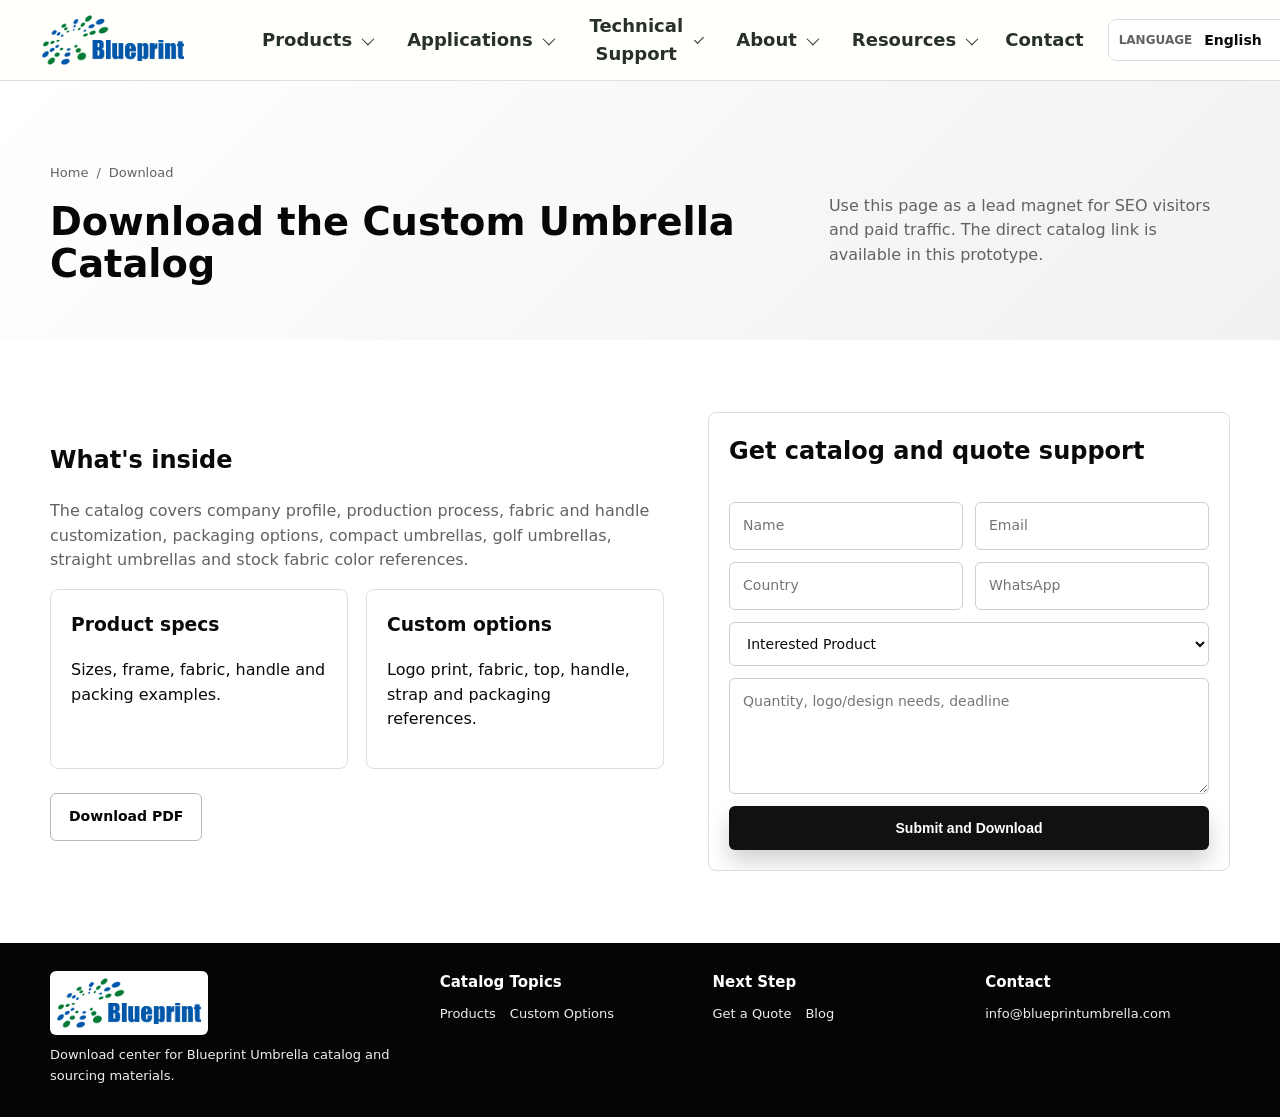
<file: download.html>
<!doctype html>
<html lang="en">
<head>
  <meta charset="utf-8"><meta name="viewport" content="width=device-width, initial-scale=1">
  <title>Download Custom Umbrella Catalog | Blueprint Umbrella</title>
  <meta name="description" content="Download the Blueprint custom umbrella catalog and send a quotation request for golf umbrellas, compact umbrellas, stick umbrellas and custom logo programs.">
  <link rel="canonical" href="https://www.blueprintumbrella.com/download.html"><link rel="stylesheet" href="styles.css">
</head>
<body>
  <header class="site-header"><nav class="nav"><a class="brand" href="index.html"><img src="assets/logo.png" alt="Blueprint Umbrella logo"></a><button class="menu-toggle" aria-label="Open menu">☰</button><div class="nav-links"><div class="mega-item compact"><button class="mega-trigger" type="button" aria-expanded="false">Products</button><div class="mega-menu compact-menu" role="menu"><div class="mega-shell compact-shell"><div class="mega-col"><h4>Products</h4><a href="products/custom-golf-umbrella.html">Golf Umbrellas</a><a href="products.html">Compact Umbrellas</a><a href="products.html">Stick Umbrellas</a><a href="products.html">Mini Umbrellas</a><a href="products.html">Promotional Umbrellas</a><a href="products.html">Custom Parts</a></div></div></div></div><div class="mega-item compact"><button class="mega-trigger" type="button" aria-expanded="false">Applications</button><div class="mega-menu compact-menu" role="menu"><div class="mega-shell compact-shell"><div class="mega-col"><h4>Applications</h4><a href="solutions.html">Fashion & Lifestyle Brands</a><a href="solutions.html">Corporate Gift Programs</a><a href="solutions.html">Travel & Luggage Brands</a><a href="solutions.html">Outdoor & Sports Brands</a><a href="solutions.html">Tourism & Museums</a></div></div></div></div><div class="mega-item compact"><button class="mega-trigger" type="button" aria-expanded="false">Technical Support</button><div class="mega-menu compact-menu" role="menu"><div class="mega-shell compact-shell"><div class="mega-col"><h4>Technical Support</h4><a href="custom-umbrella.html">Logo Printing</a><a href="custom-umbrella.html">Fabric & Color Options</a><a href="custom-umbrella.html">Custom Handles</a><a href="custom-umbrella.html">Packaging Solutions</a><a href="custom-umbrella.html">FAQ</a></div></div></div></div><div class="mega-item compact"><button class="mega-trigger" type="button" aria-expanded="false">About</button><div class="mega-menu compact-menu" role="menu"><div class="mega-shell compact-shell"><div class="mega-col"><h4>About</h4><a href="about.html">Company Profile</a><a href="about.html">Factory Capability</a><a href="about.html">Quality Promise</a><a href="about.html">Certifications</a></div></div></div></div><div class="mega-item compact"><button class="mega-trigger active" type="button" aria-expanded="false">Resources</button><div class="mega-menu compact-menu" role="menu"><div class="mega-shell compact-shell"><div class="mega-col"><h4>Resources</h4><a href="download.html">Product Catalog</a><a href="blog.html">Blog</a><a href="blog.html">Fabric Guide</a><a href="blog.html">Sourcing Insights</a></div></div></div></div><a class="nav-link" href="contact.html">Contact</a></div></nav></header>
  <main>
    <section class="page-hero"><div class="container"><div><div class="breadcrumb"><a href="index.html">Home</a><span>/</span><span>Download</span></div><h1>Download the Custom Umbrella Catalog</h1></div><p class="muted">Use this page as a lead magnet for SEO visitors and paid traffic. The direct catalog link is available in this prototype.</p></div></section>
    <section class="band"><div class="container split"><div><h2>What's inside</h2><p class="muted">The catalog covers company profile, production process, fabric and handle customization, packaging options, compact umbrellas, golf umbrellas, straight umbrellas and stock fabric color references.</p><div class="grid grid-2"><div class="card card-body"><h3>Product specs</h3><p>Sizes, frame, fabric, handle and packing examples.</p></div><div class="card card-body"><h3>Custom options</h3><p>Logo print, fabric, top, handle, strap and packaging references.</p></div></div><div class="section-actions" style="margin-top:24px"><a class="btn btn-secondary" href="assets/catalog.pdf" data-track="catalog_download" download>Download PDF</a></div></div><form class="form card card-body" data-lead-form><h2>Get catalog and quote support</h2><div class="two"><input name="name" placeholder="Name" required><input name="email" type="email" placeholder="Email" required></div><div class="two"><input name="country" placeholder="Country"><input name="whatsapp" placeholder="WhatsApp"></div><select name="interest"><option>Interested Product</option><option>Golf Umbrella</option><option>Compact Umbrella</option><option>Promotional Umbrella</option><option>Private Label Umbrella</option></select><textarea name="message" placeholder="Quantity, logo/design needs, deadline"></textarea><button class="btn btn-primary" type="submit" data-track="download_form_submit">Submit and Download</button></form></div></section>
  </main>
  <footer class="site-footer"><div class="container footer-grid"><div><img src="assets/logo.png" alt="Blueprint Umbrella logo"><p>Download center for Blueprint Umbrella catalog and sourcing materials.</p></div><div><h3>Catalog Topics</h3><div class="footer-links"><a href="products.html">Products</a><a href="custom-umbrella.html">Custom Options</a></div></div><div><h3>Next Step</h3><div class="footer-links"><a href="inquiry.html">Get a Quote</a><a href="blog.html">Blog</a></div></div><div><h3>Contact</h3><p>info@blueprintumbrella.com</p></div></div></footer><div class="toast"></div><script src="locales/translations.js"></script>
  <script src="i18n.js"></script>
  <script src="script.js"></script>
</body>
</html>
</file>
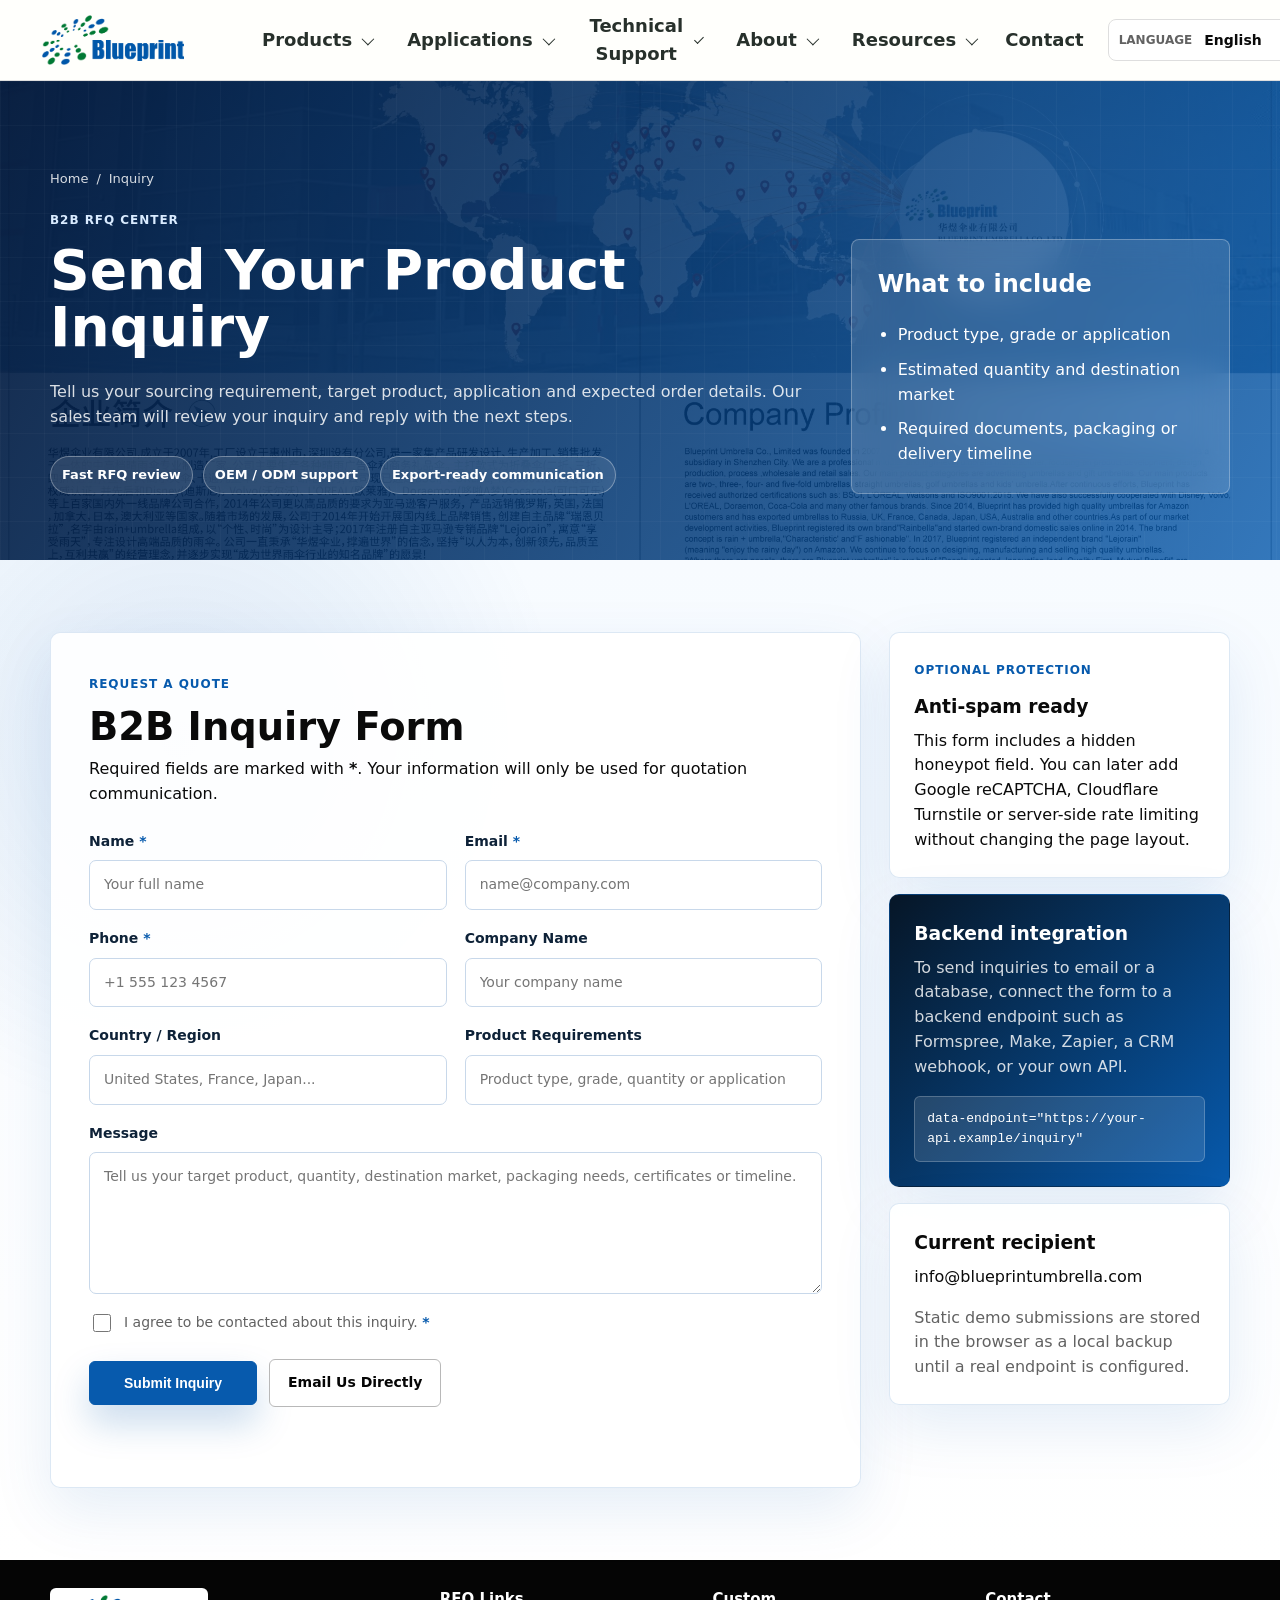
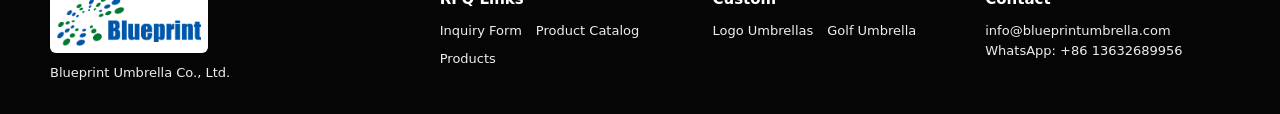
<file: inquiry.html>
<!doctype html>
<html lang="en">
<head>
  <meta charset="utf-8">
  <meta name="viewport" content="width=device-width, initial-scale=1">
  <title>B2B Inquiry Form | Request a Quote</title>
  <meta name="description" content="Send a B2B inquiry with your name, email, phone, company, country, product requirements and message.">
  <link rel="canonical" href="https://www.blueprintumbrella.com/inquiry.html">
  <link rel="stylesheet" href="styles.css">
</head>
<body>
  <header class="site-header"><nav class="nav"><a class="brand" href="index.html"><img src="assets/logo.png" alt="Blueprint Umbrella logo"></a><button class="menu-toggle" aria-label="Open menu">☰</button><div class="nav-links"><div class="mega-item compact"><button class="mega-trigger" type="button" aria-expanded="false">Products</button><div class="mega-menu compact-menu" role="menu"><div class="mega-shell compact-shell"><div class="mega-col"><h4>Products</h4><a href="products/custom-golf-umbrella.html">Golf Umbrellas</a><a href="products.html">Compact Umbrellas</a><a href="products.html">Stick Umbrellas</a><a href="products.html">Mini Umbrellas</a><a href="products.html">Promotional Umbrellas</a><a href="products.html">Custom Parts</a></div></div></div></div><div class="mega-item compact"><button class="mega-trigger" type="button" aria-expanded="false">Applications</button><div class="mega-menu compact-menu" role="menu"><div class="mega-shell compact-shell"><div class="mega-col"><h4>Applications</h4><a href="solutions.html">Fashion & Lifestyle Brands</a><a href="solutions.html">Corporate Gift Programs</a><a href="solutions.html">Travel & Luggage Brands</a><a href="solutions.html">Outdoor & Sports Brands</a><a href="solutions.html">Tourism & Museums</a></div></div></div></div><div class="mega-item compact"><button class="mega-trigger" type="button" aria-expanded="false">Technical Support</button><div class="mega-menu compact-menu" role="menu"><div class="mega-shell compact-shell"><div class="mega-col"><h4>Technical Support</h4><a href="custom-umbrella.html">Logo Printing</a><a href="custom-umbrella.html">Fabric & Color Options</a><a href="custom-umbrella.html">Custom Handles</a><a href="custom-umbrella.html">Packaging Solutions</a><a href="custom-umbrella.html">FAQ</a></div></div></div></div><div class="mega-item compact"><button class="mega-trigger" type="button" aria-expanded="false">About</button><div class="mega-menu compact-menu" role="menu"><div class="mega-shell compact-shell"><div class="mega-col"><h4>About</h4><a href="about.html">Company Profile</a><a href="about.html">Factory Capability</a><a href="about.html">Quality Promise</a><a href="about.html">Certifications</a></div></div></div></div><div class="mega-item compact"><button class="mega-trigger" type="button" aria-expanded="false">Resources</button><div class="mega-menu compact-menu" role="menu"><div class="mega-shell compact-shell"><div class="mega-col"><h4>Resources</h4><a href="download.html">Product Catalog</a><a href="blog.html">Blog</a><a href="blog.html">Fabric Guide</a><a href="blog.html">Sourcing Insights</a></div></div></div></div><a class="nav-link" href="contact.html">Contact</a></div></nav></header>
  <main>
    <section class="inquiry-hero">
      <div class="container inquiry-hero-grid">
        <div>
          <div class="breadcrumb"><a href="index.html">Home</a><span>/</span><span>Inquiry</span></div>
          <span class="eyebrow">B2B RFQ Center</span>
          <h1>Send Your Product Inquiry</h1>
          <p>Tell us your sourcing requirement, target product, application and expected order details. Our sales team will review your inquiry and reply with the next steps.</p>
          <div class="inquiry-proof">
            <span>Fast RFQ review</span>
            <span>OEM / ODM support</span>
            <span>Export-ready communication</span>
          </div>
        </div>
        <aside class="inquiry-note">
          <h2>What to include</h2>
          <ul>
            <li>Product type, grade or application</li>
            <li>Estimated quantity and destination market</li>
            <li>Required documents, packaging or delivery timeline</li>
          </ul>
        </aside>
      </div>
    </section>

    <section class="band inquiry-band">
      <div class="container inquiry-layout">
        <form class="inquiry-form" data-inquiry-form data-recipient="info@blueprintumbrella.com" novalidate>
          <input class="hp-field" type="text" name="website" tabindex="-1" autocomplete="off" aria-hidden="true">
          <div class="form-head">
            <span class="eyebrow">Request a Quote</span>
            <h2>B2B Inquiry Form</h2>
            <p>Required fields are marked with <strong>*</strong>. Your information will only be used for quotation communication.</p>
          </div>

          <div class="form-grid">
            <div class="field">
              <label for="inq-name">Name <span>*</span></label>
              <input id="inq-name" name="name" type="text" placeholder="Your full name" autocomplete="name" required>
              <small class="field-error">Please enter your name.</small>
            </div>
            <div class="field">
              <label for="inq-email">Email <span>*</span></label>
              <input id="inq-email" name="email" type="email" placeholder="name@company.com" autocomplete="email" required>
              <small class="field-error">Please enter a valid business email.</small>
            </div>
            <div class="field">
              <label for="inq-phone">Phone <span>*</span></label>
              <input id="inq-phone" name="phone" type="tel" placeholder="+1 555 123 4567" autocomplete="tel" inputmode="tel" required>
              <small class="field-error">Please enter a valid phone number with country code when possible.</small>
            </div>
            <div class="field">
              <label for="inq-company">Company Name</label>
              <input id="inq-company" name="company" type="text" placeholder="Your company name" autocomplete="organization">
              <small class="field-error">Please check the company name.</small>
            </div>
            <div class="field">
              <label for="inq-country">Country / Region</label>
              <input id="inq-country" name="country" type="text" placeholder="United States, France, Japan..." autocomplete="country-name">
              <small class="field-error">Please check the country or region.</small>
            </div>
            <div class="field">
              <label for="inq-product">Product Requirements</label>
              <input id="inq-product" name="product" type="text" placeholder="Product type, grade, quantity or application">
              <small class="field-error">Please add product details if available.</small>
            </div>
            <div class="field field-wide">
              <label for="inq-message">Message</label>
              <textarea id="inq-message" name="message" placeholder="Tell us your target product, quantity, destination market, packaging needs, certificates or timeline."></textarea>
              <small class="field-error">Please keep your message within a reasonable length.</small>
            </div>
          </div>

          <label class="consent-line">
            <input type="checkbox" name="consent" required>
            <span>I agree to be contacted about this inquiry. <strong>*</strong></span>
          </label>
          <small class="field-error consent-error">Please confirm that we may contact you about this inquiry.</small>

          <div class="form-actions">
            <button class="btn btn-primary inquiry-submit" type="submit">Submit Inquiry</button>
            <a class="btn btn-secondary inquiry-mail-link" href="mailto:info@blueprintumbrella.com" hidden>Email Us Directly</a>
          </div>
          <p class="form-status" role="status" aria-live="polite"></p>
        </form>

        <aside class="inquiry-side">
          <div class="side-card">
            <span class="eyebrow">Optional Protection</span>
            <h3>Anti-spam ready</h3>
            <p>This form includes a hidden honeypot field. You can later add Google reCAPTCHA, Cloudflare Turnstile or server-side rate limiting without changing the page layout.</p>
          </div>
          <div class="side-card blue-card">
            <h3>Backend integration</h3>
            <p>To send inquiries to email or a database, connect the form to a backend endpoint such as Formspree, Make, Zapier, a CRM webhook, or your own API.</p>
            <code>data-endpoint="https://your-api.example/inquiry"</code>
          </div>
          <div class="side-card">
            <h3>Current recipient</h3>
            <p><a href="mailto:info@blueprintumbrella.com">info@blueprintumbrella.com</a></p>
            <p class="muted">Static demo submissions are stored in the browser as a local backup until a real endpoint is configured.</p>
          </div>
        </aside>
      </div>
    </section>
  </main>
  <footer class="site-footer"><div class="container footer-grid"><div><img src="assets/logo.png" alt="Blueprint Umbrella logo"><p>Blueprint Umbrella Co., Ltd.</p></div><div><h3>RFQ Links</h3><div class="footer-links"><a href="inquiry.html">Inquiry Form</a><a href="download.html">Product Catalog</a><a href="products.html">Products</a></div></div><div><h3>Custom</h3><div class="footer-links"><a href="custom-umbrella.html">Logo Umbrellas</a><a href="products/custom-golf-umbrella.html">Golf Umbrella</a></div></div><div><h3>Contact</h3><p>info@blueprintumbrella.com<br>WhatsApp: +86 13632689956</p></div></div></footer><div class="toast"></div>
  <script src="locales/translations.js"></script>
  <script src="i18n.js"></script>
  <script src="script.js"></script>
</body>
</html>
</file>
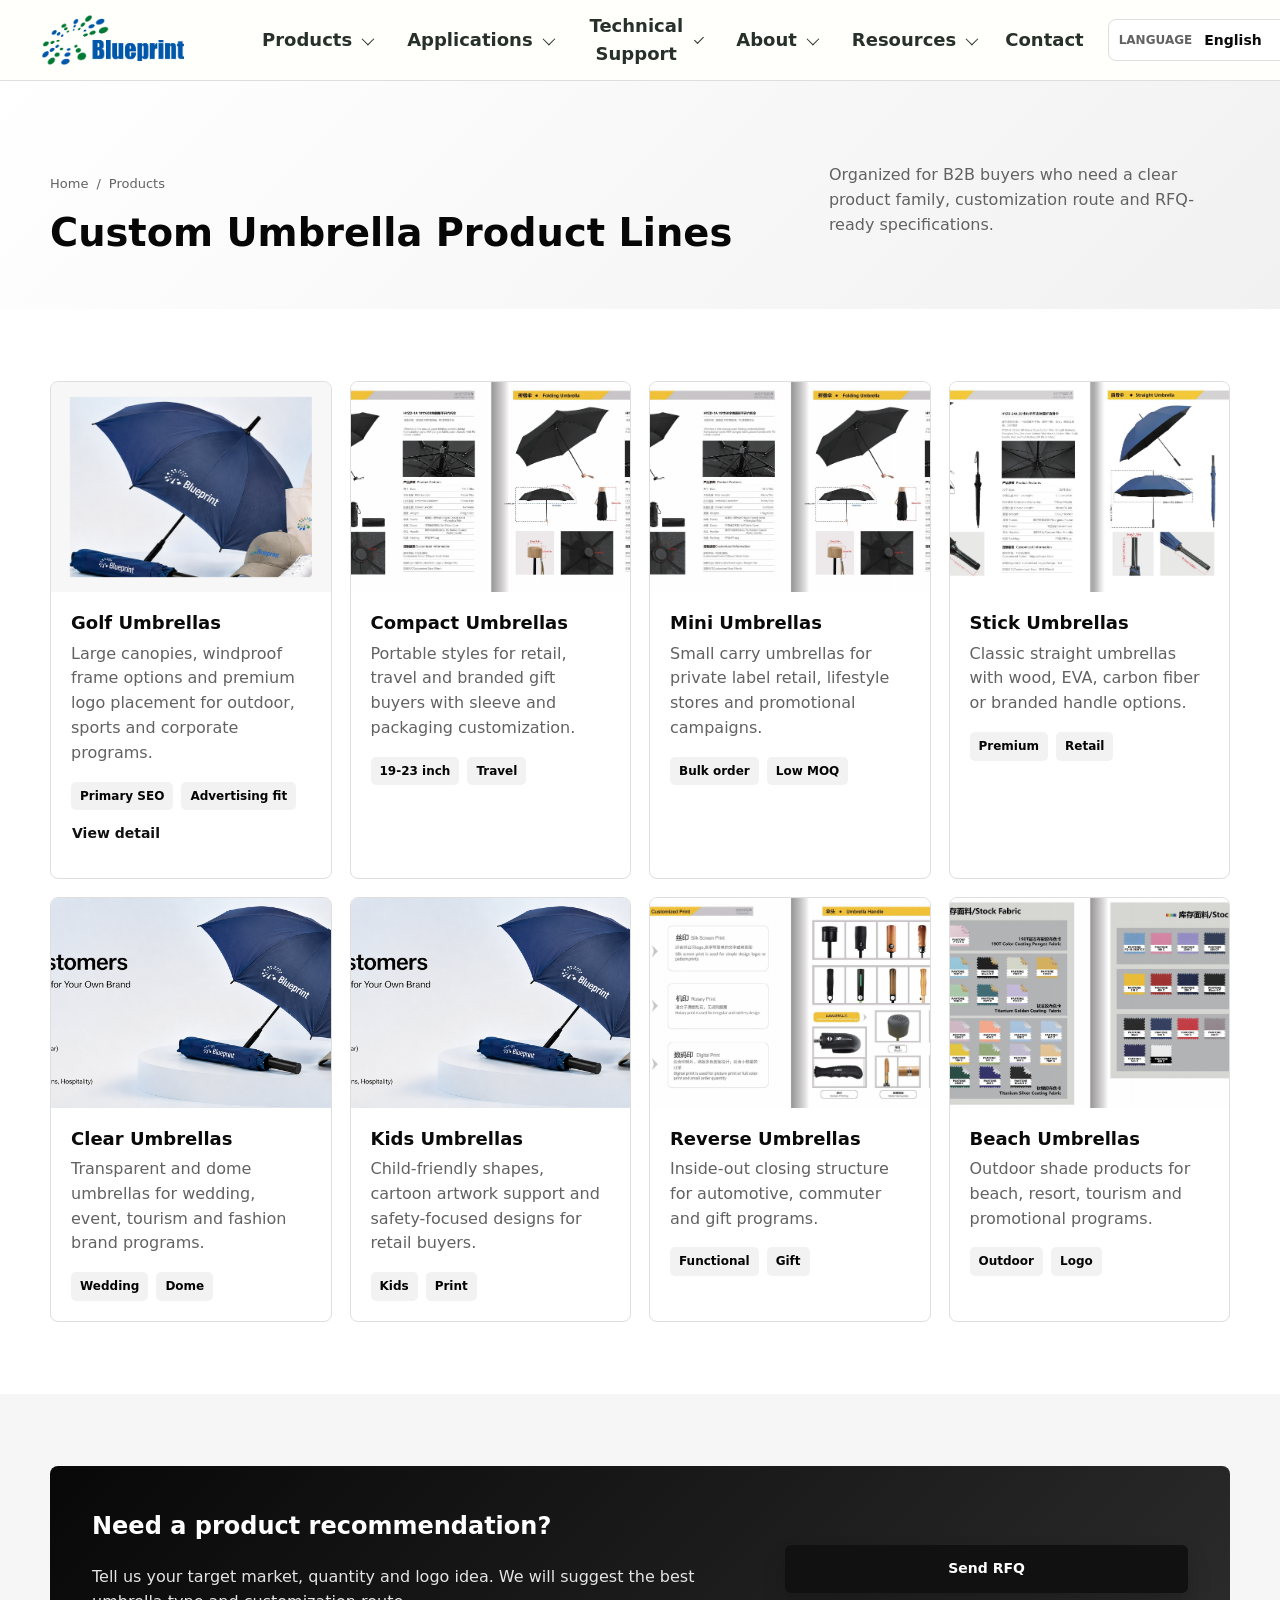
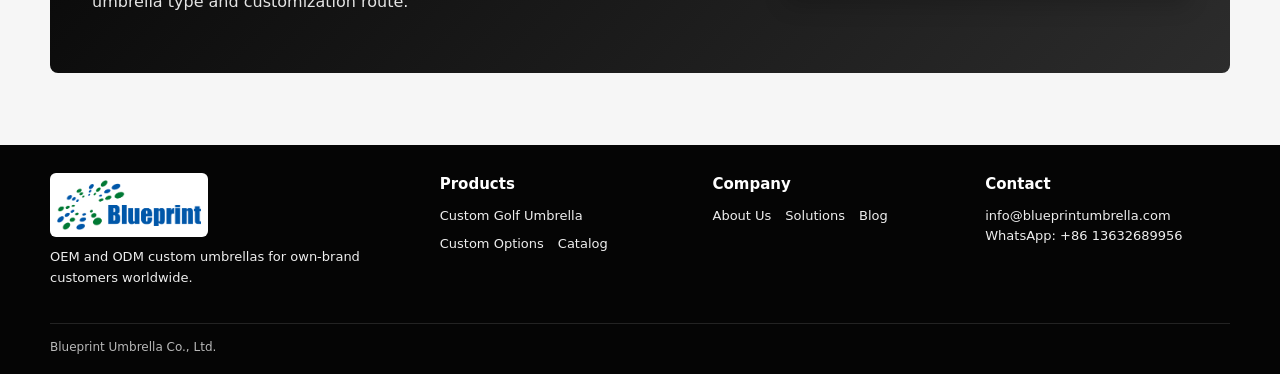
<file: products.html>
<!doctype html>
<html lang="en">
<head>
  <meta charset="utf-8">
  <meta http-equiv="Content-Type" content="text/html; charset=UTF-8">
  <meta name="viewport" content="width=device-width, initial-scale=1">
  <title>Custom Umbrella Products | Golf, Folding, Mini and Stick Umbrellas</title>
  <meta name="description" content="Explore Blueprint Umbrella product lines for custom golf umbrellas, compact umbrellas, mini umbrellas, stick umbrellas, clear umbrellas, kids umbrellas and promotional programs.">
  <link rel="canonical" href="https://www.blueprintumbrella.com/products.html">
  <link rel="stylesheet" href="styles.css">
  <script type="application/ld+json">
  {"@context":"https://schema.org","@type":"BreadcrumbList","itemListElement":[{"@type":"ListItem","position":1,"name":"Home","item":"https://www.blueprintumbrella.com/"},{"@type":"ListItem","position":2,"name":"Products","item":"https://www.blueprintumbrella.com/products.html"}]}
  </script>
</head>
<body>
  <header class="site-header"><nav class="nav"><a class="brand" href="index.html"><img src="assets/logo.png" alt="Blueprint Umbrella logo"></a><button class="menu-toggle" aria-label="Open menu">☰</button><div class="nav-links"><div class="mega-item compact"><button class="mega-trigger active" type="button" aria-expanded="false">Products</button><div class="mega-menu compact-menu" role="menu"><div class="mega-shell compact-shell"><div class="mega-col"><h4>Products</h4><a href="products/custom-golf-umbrella.html">Golf Umbrellas</a><a href="products.html">Compact Umbrellas</a><a href="products.html">Stick Umbrellas</a><a href="products.html">Mini Umbrellas</a><a href="products.html">Promotional Umbrellas</a><a href="products.html">Custom Parts</a></div></div></div></div><div class="mega-item compact"><button class="mega-trigger" type="button" aria-expanded="false">Applications</button><div class="mega-menu compact-menu" role="menu"><div class="mega-shell compact-shell"><div class="mega-col"><h4>Applications</h4><a href="solutions.html">Fashion & Lifestyle Brands</a><a href="solutions.html">Corporate Gift Programs</a><a href="solutions.html">Travel & Luggage Brands</a><a href="solutions.html">Outdoor & Sports Brands</a><a href="solutions.html">Tourism & Museums</a></div></div></div></div><div class="mega-item compact"><button class="mega-trigger" type="button" aria-expanded="false">Technical Support</button><div class="mega-menu compact-menu" role="menu"><div class="mega-shell compact-shell"><div class="mega-col"><h4>Technical Support</h4><a href="custom-umbrella.html">Logo Printing</a><a href="custom-umbrella.html">Fabric & Color Options</a><a href="custom-umbrella.html">Custom Handles</a><a href="custom-umbrella.html">Packaging Solutions</a><a href="custom-umbrella.html">FAQ</a></div></div></div></div><div class="mega-item compact"><button class="mega-trigger" type="button" aria-expanded="false">About</button><div class="mega-menu compact-menu" role="menu"><div class="mega-shell compact-shell"><div class="mega-col"><h4>About</h4><a href="about.html">Company Profile</a><a href="about.html">Factory Capability</a><a href="about.html">Quality Promise</a><a href="about.html">Certifications</a></div></div></div></div><div class="mega-item compact"><button class="mega-trigger" type="button" aria-expanded="false">Resources</button><div class="mega-menu compact-menu" role="menu"><div class="mega-shell compact-shell"><div class="mega-col"><h4>Resources</h4><a href="download.html">Product Catalog</a><a href="blog.html">Blog</a><a href="blog.html">Fabric Guide</a><a href="blog.html">Sourcing Insights</a></div></div></div></div><a class="nav-link" href="contact.html">Contact</a></div></nav></header>
  <main>
    <section class="page-hero"><div class="container"><div><div class="breadcrumb"><a href="index.html">Home</a><span>/</span><span>Products</span></div><h1>Custom Umbrella Product Lines</h1></div><p class="muted">Organized for B2B buyers who need a clear product family, customization route and RFQ-ready specifications.</p></div></section>
    <section class="band">
      <div class="container">
        <div class="grid grid-4">
          <article class="card product-card"><img src="assets/golf-umbrella-product-real.jpg" alt="Custom golf umbrellas with logo"><div class="card-body"><h3>Golf Umbrellas</h3><p>Large canopies, windproof frame options and premium logo placement for outdoor, sports and corporate programs.</p><div class="meta-list"><span>Primary SEO</span><span>Advertising fit</span></div><a class="btn btn-ghost" href="products/custom-golf-umbrella.html">View detail</a></div></article>
          <article class="card product-card"><img src="assets/folding-umbrella.jpg" alt="Folding compact umbrellas"><div class="card-body"><h3>Compact Umbrellas</h3><p>Portable styles for retail, travel and branded gift buyers with sleeve and packaging customization.</p><div class="meta-list"><span>19-23 inch</span><span>Travel</span></div></div></article>
          <article class="card product-card"><img src="assets/folding-umbrella.jpg" alt="Mini umbrellas bulk"><div class="card-body"><h3>Mini Umbrellas</h3><p>Small carry umbrellas for private label retail, lifestyle stores and promotional campaigns.</p><div class="meta-list"><span>Bulk order</span><span>Low MOQ</span></div></div></article>
          <article class="card product-card"><img src="assets/stick-umbrella.jpg" alt="Stick umbrellas with custom handle"><div class="card-body"><h3>Stick Umbrellas</h3><p>Classic straight umbrellas with wood, EVA, carbon fiber or branded handle options.</p><div class="meta-list"><span>Premium</span><span>Retail</span></div></div></article>
          <article class="card product-card"><img src="assets/hero-banner.png" alt="Clear umbrellas for brands"><div class="card-body"><h3>Clear Umbrellas</h3><p>Transparent and dome umbrellas for wedding, event, tourism and fashion brand programs.</p><div class="meta-list"><span>Wedding</span><span>Dome</span></div></div></article>
          <article class="card product-card"><img src="assets/hero-banner.png" alt="Kids umbrellas custom printed"><div class="card-body"><h3>Kids Umbrellas</h3><p>Child-friendly shapes, cartoon artwork support and safety-focused designs for retail buyers.</p><div class="meta-list"><span>Kids</span><span>Print</span></div></div></article>
          <article class="card product-card"><img src="assets/custom-options.jpg" alt="Reverse umbrellas custom"><div class="card-body"><h3>Reverse Umbrellas</h3><p>Inside-out closing structure for automotive, commuter and gift programs.</p><div class="meta-list"><span>Functional</span><span>Gift</span></div></div></article>
          <article class="card product-card"><img src="assets/fabric-swatches.jpg" alt="Beach umbrellas with logo"><div class="card-body"><h3>Beach Umbrellas</h3><p>Outdoor shade products for beach, resort, tourism and promotional programs.</p><div class="meta-list"><span>Outdoor</span><span>Logo</span></div></div></article>
        </div>
      </div>
    </section>
    <section class="band band-soft"><div class="container cta-panel"><div><h2>Need a product recommendation?</h2><p>Tell us your target market, quantity and logo idea. We will suggest the best umbrella type and customization route.</p></div><a class="btn btn-primary" href="inquiry.html">Send RFQ</a></div></section>
  </main>
  <footer class="site-footer"><div class="container footer-grid"><div><img src="assets/logo.png" alt="Blueprint Umbrella logo"><p>OEM and ODM custom umbrellas for own-brand customers worldwide.</p></div><div><h3>Products</h3><div class="footer-links"><a href="products/custom-golf-umbrella.html">Custom Golf Umbrella</a><a href="custom-umbrella.html">Custom Options</a><a href="download.html">Catalog</a></div></div><div><h3>Company</h3><div class="footer-links"><a href="about.html">About Us</a><a href="solutions.html">Solutions</a><a href="blog.html">Blog</a></div></div><div><h3>Contact</h3><p>info@blueprintumbrella.com<br>WhatsApp: +86 13632689956</p></div></div><div class="container footer-bottom">Blueprint Umbrella Co., Ltd.</div></footer>
  <div class="toast"></div><script src="locales/translations.js"></script>
  <script src="i18n.js"></script>
  <script src="script.js"></script>
</body>
</html>
</file>
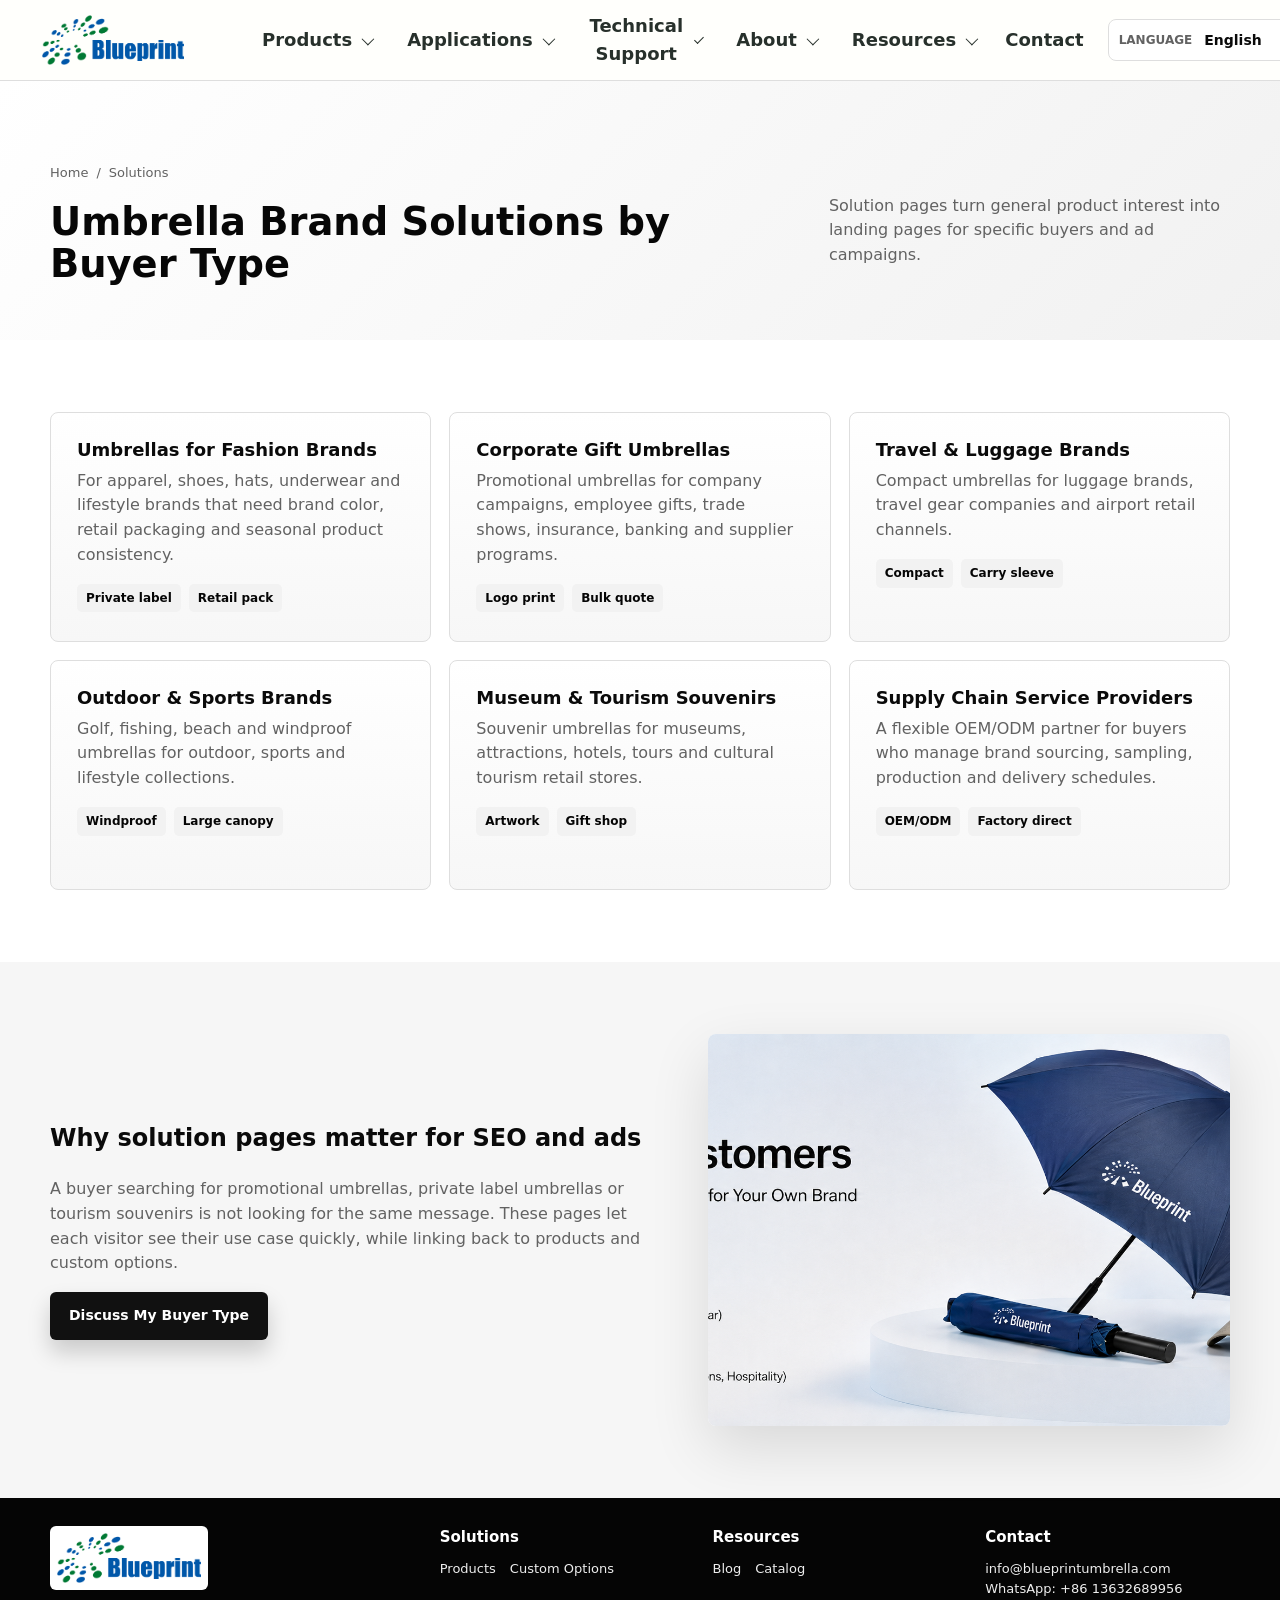
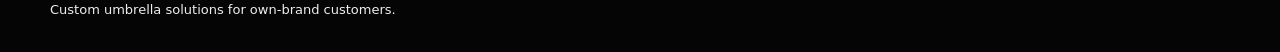
<file: solutions.html>
<!doctype html>
<html lang="en">
<head>
  <meta charset="utf-8"><meta name="viewport" content="width=device-width, initial-scale=1">
  <title>Umbrella Solutions for Fashion, Gift, Travel and Tourism Brands</title>
  <meta name="description" content="Custom umbrella solutions for fashion brands, corporate gifts, travel and luggage brands, outdoor brands, museums and tourism buyers.">
  <link rel="canonical" href="https://www.blueprintumbrella.com/solutions.html"><link rel="stylesheet" href="styles.css">
</head>
<body>
  <header class="site-header"><nav class="nav"><a class="brand" href="index.html"><img src="assets/logo.png" alt="Blueprint Umbrella logo"></a><button class="menu-toggle" aria-label="Open menu">☰</button><div class="nav-links"><div class="mega-item compact"><button class="mega-trigger" type="button" aria-expanded="false">Products</button><div class="mega-menu compact-menu" role="menu"><div class="mega-shell compact-shell"><div class="mega-col"><h4>Products</h4><a href="products/custom-golf-umbrella.html">Golf Umbrellas</a><a href="products.html">Compact Umbrellas</a><a href="products.html">Stick Umbrellas</a><a href="products.html">Mini Umbrellas</a><a href="products.html">Promotional Umbrellas</a><a href="products.html">Custom Parts</a></div></div></div></div><div class="mega-item compact"><button class="mega-trigger active" type="button" aria-expanded="false">Applications</button><div class="mega-menu compact-menu" role="menu"><div class="mega-shell compact-shell"><div class="mega-col"><h4>Applications</h4><a href="solutions.html">Fashion & Lifestyle Brands</a><a href="solutions.html">Corporate Gift Programs</a><a href="solutions.html">Travel & Luggage Brands</a><a href="solutions.html">Outdoor & Sports Brands</a><a href="solutions.html">Tourism & Museums</a></div></div></div></div><div class="mega-item compact"><button class="mega-trigger" type="button" aria-expanded="false">Technical Support</button><div class="mega-menu compact-menu" role="menu"><div class="mega-shell compact-shell"><div class="mega-col"><h4>Technical Support</h4><a href="custom-umbrella.html">Logo Printing</a><a href="custom-umbrella.html">Fabric & Color Options</a><a href="custom-umbrella.html">Custom Handles</a><a href="custom-umbrella.html">Packaging Solutions</a><a href="custom-umbrella.html">FAQ</a></div></div></div></div><div class="mega-item compact"><button class="mega-trigger" type="button" aria-expanded="false">About</button><div class="mega-menu compact-menu" role="menu"><div class="mega-shell compact-shell"><div class="mega-col"><h4>About</h4><a href="about.html">Company Profile</a><a href="about.html">Factory Capability</a><a href="about.html">Quality Promise</a><a href="about.html">Certifications</a></div></div></div></div><div class="mega-item compact"><button class="mega-trigger" type="button" aria-expanded="false">Resources</button><div class="mega-menu compact-menu" role="menu"><div class="mega-shell compact-shell"><div class="mega-col"><h4>Resources</h4><a href="download.html">Product Catalog</a><a href="blog.html">Blog</a><a href="blog.html">Fabric Guide</a><a href="blog.html">Sourcing Insights</a></div></div></div></div><a class="nav-link" href="contact.html">Contact</a></div></nav></header>
  <main>
    <section class="page-hero"><div class="container"><div><div class="breadcrumb"><a href="index.html">Home</a><span>/</span><span>Solutions</span></div><h1>Umbrella Brand Solutions by Buyer Type</h1></div><p class="muted">Solution pages turn general product interest into landing pages for specific buyers and ad campaigns.</p></div></section>
    <section class="band"><div class="container grid grid-3">
      <article class="card solution-card"><h3>Umbrellas for Fashion Brands</h3><p>For apparel, shoes, hats, underwear and lifestyle brands that need brand color, retail packaging and seasonal product consistency.</p><div class="meta-list"><span>Private label</span><span>Retail pack</span></div></article>
      <article class="card solution-card"><h3>Corporate Gift Umbrellas</h3><p>Promotional umbrellas for company campaigns, employee gifts, trade shows, insurance, banking and supplier programs.</p><div class="meta-list"><span>Logo print</span><span>Bulk quote</span></div></article>
      <article class="card solution-card"><h3>Travel &amp; Luggage Brands</h3><p>Compact umbrellas for luggage brands, travel gear companies and airport retail channels.</p><div class="meta-list"><span>Compact</span><span>Carry sleeve</span></div></article>
      <article class="card solution-card"><h3>Outdoor &amp; Sports Brands</h3><p>Golf, fishing, beach and windproof umbrellas for outdoor, sports and lifestyle collections.</p><div class="meta-list"><span>Windproof</span><span>Large canopy</span></div></article>
      <article class="card solution-card"><h3>Museum &amp; Tourism Souvenirs</h3><p>Souvenir umbrellas for museums, attractions, hotels, tours and cultural tourism retail stores.</p><div class="meta-list"><span>Artwork</span><span>Gift shop</span></div></article>
      <article class="card solution-card"><h3>Supply Chain Service Providers</h3><p>A flexible OEM/ODM partner for buyers who manage brand sourcing, sampling, production and delivery schedules.</p><div class="meta-list"><span>OEM/ODM</span><span>Factory direct</span></div></article>
    </div></section>
    <section class="band band-soft"><div class="container split"><div><h2>Why solution pages matter for SEO and ads</h2><p class="muted">A buyer searching for promotional umbrellas, private label umbrellas or tourism souvenirs is not looking for the same message. These pages let each visitor see their use case quickly, while linking back to products and custom options.</p><a class="btn btn-primary" href="contact.html">Discuss My Buyer Type</a></div><div class="image-frame"><img src="assets/hero-banner.png" alt="Custom umbrella solutions for own brand customers"></div></div></section>
  </main>
  <footer class="site-footer"><div class="container footer-grid"><div><img src="assets/logo.png" alt="Blueprint Umbrella logo"><p>Custom umbrella solutions for own-brand customers.</p></div><div><h3>Solutions</h3><div class="footer-links"><a href="products.html">Products</a><a href="custom-umbrella.html">Custom Options</a></div></div><div><h3>Resources</h3><div class="footer-links"><a href="blog.html">Blog</a><a href="download.html">Catalog</a></div></div><div><h3>Contact</h3><p>info@blueprintumbrella.com<br>WhatsApp: +86 13632689956</p></div></div></footer><div class="toast"></div><script src="locales/translations.js"></script>
  <script src="i18n.js"></script>
  <script src="script.js"></script>
</body>
</html>
</file>
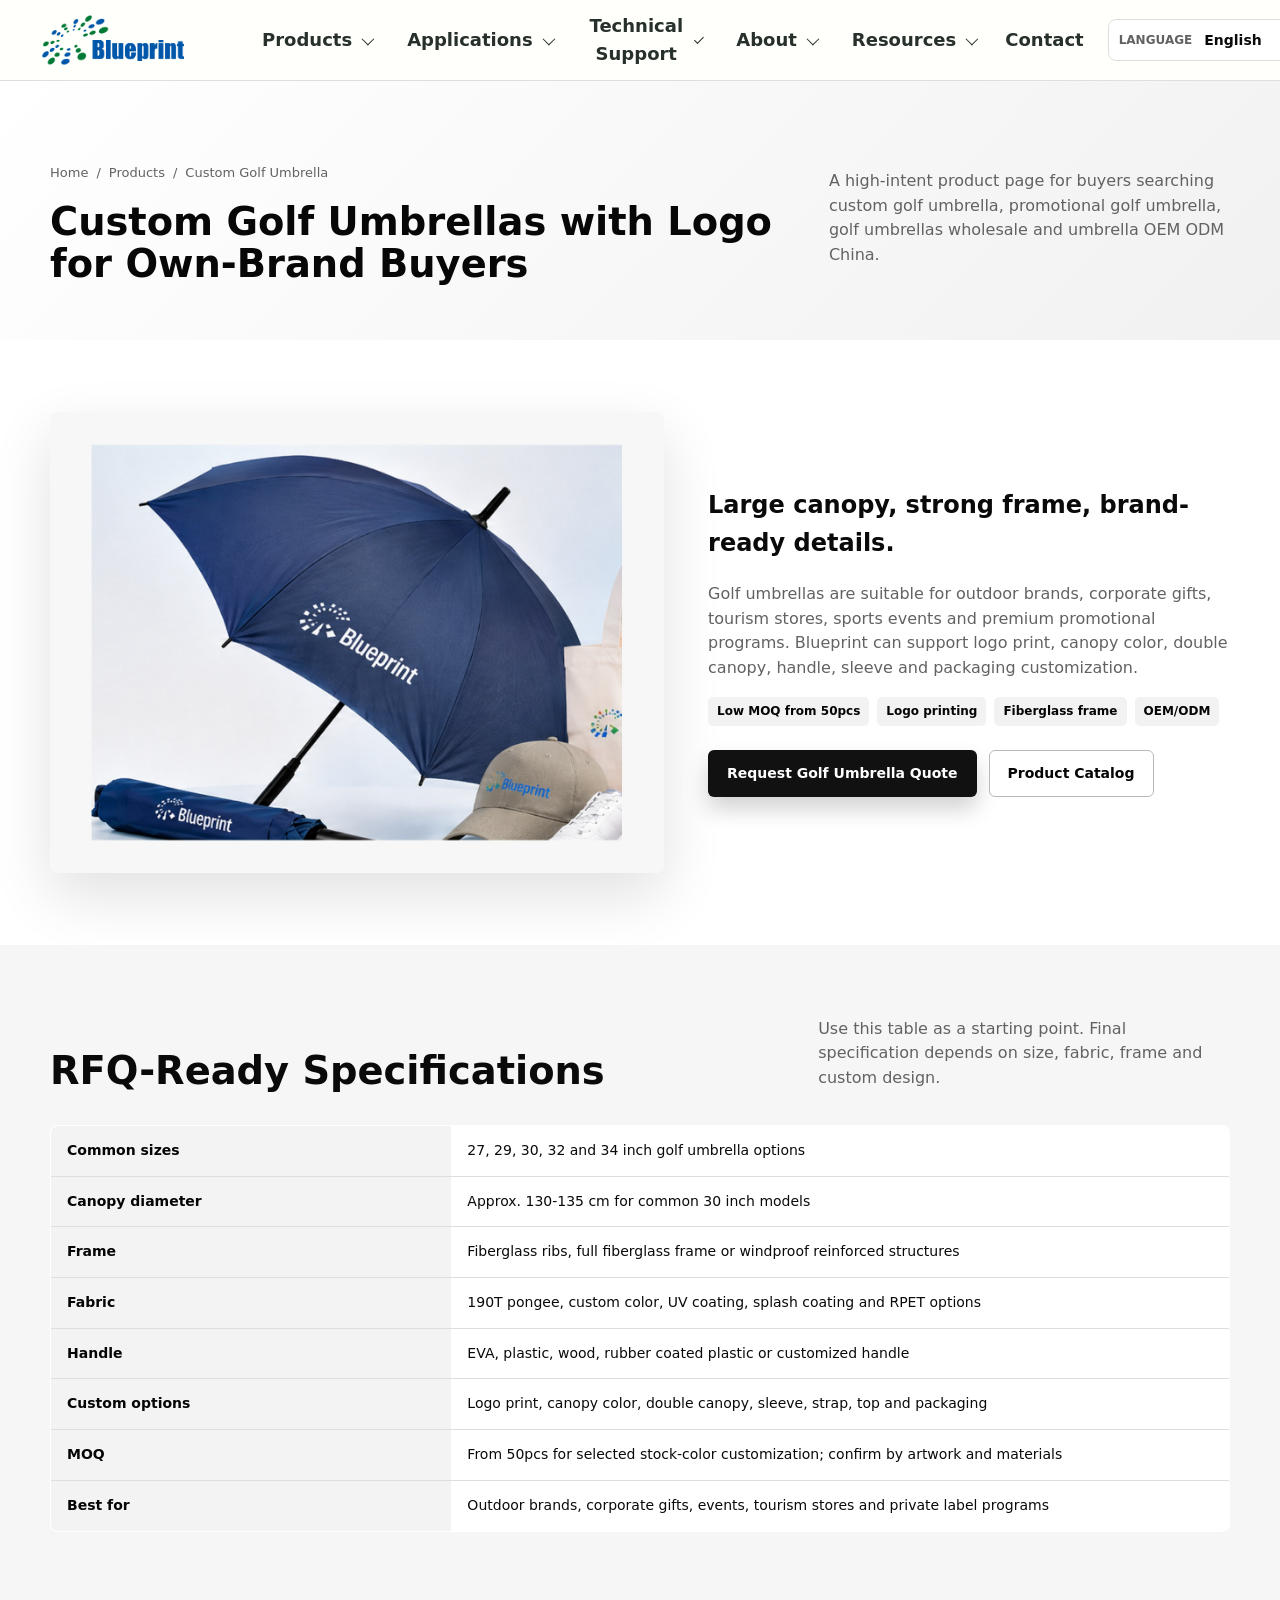
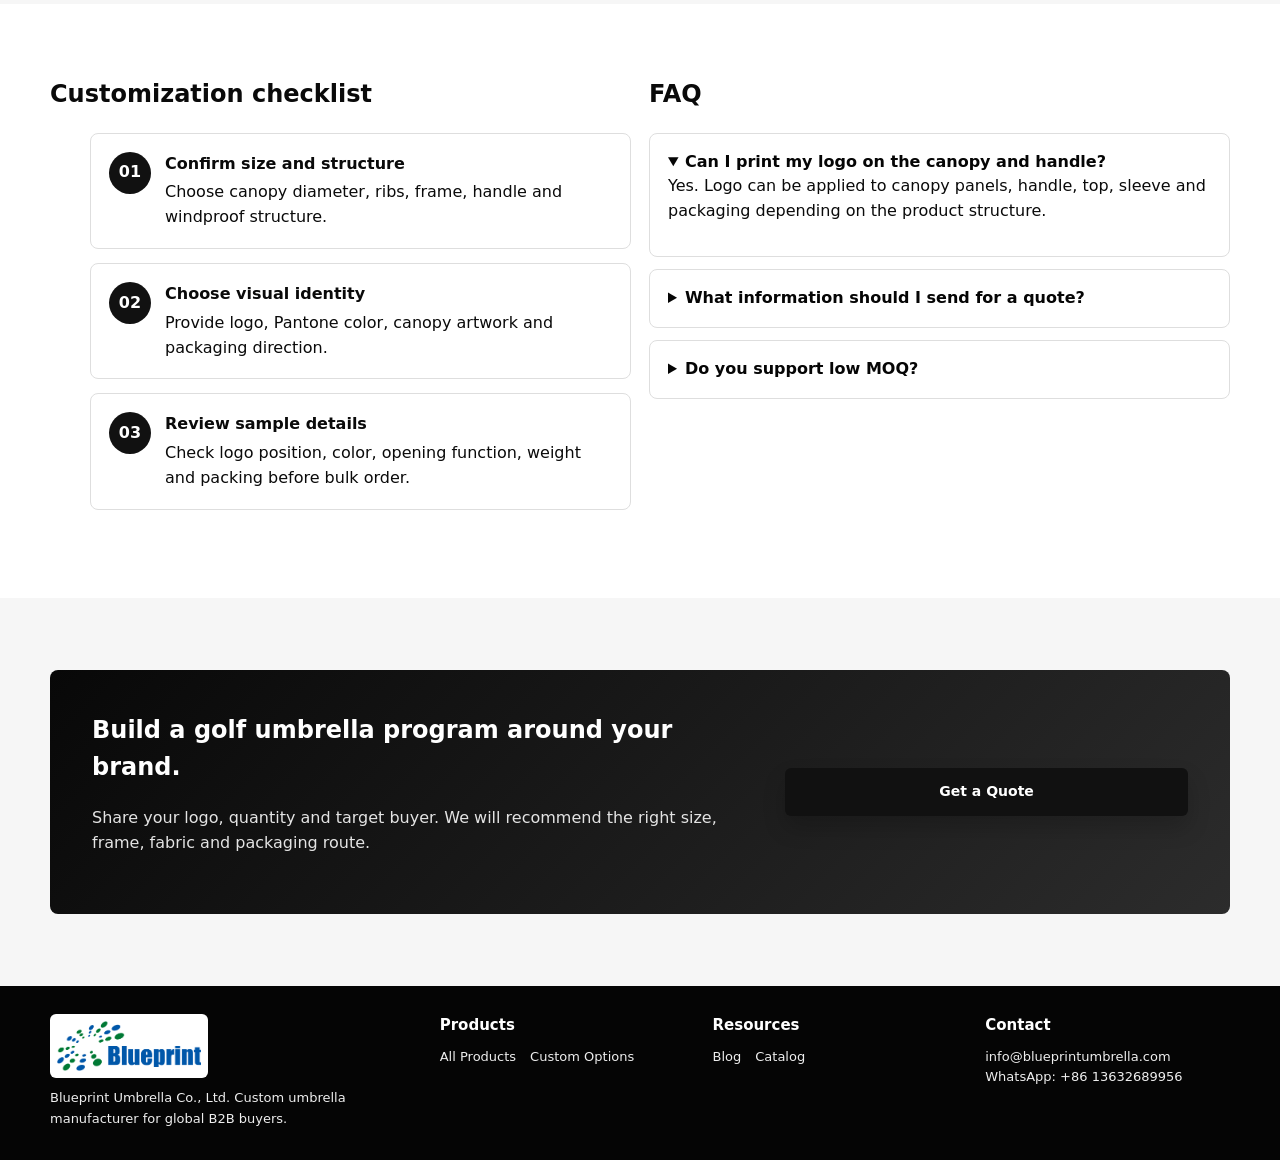
<file: products/custom-golf-umbrella.html>
<!doctype html>
<html lang="en">
<head>
  <meta charset="utf-8">
  <meta http-equiv="Content-Type" content="text/html; charset=UTF-8">
  <meta name="viewport" content="width=device-width, initial-scale=1">
  <title>Custom Golf Umbrellas with Logo | Windproof OEM Golf Umbrella Supplier</title>
  <meta name="description" content="Custom golf umbrellas with logo, fiberglass frames, double canopy options, 190T pongee fabric, low MOQ and OEM/ODM packaging support from Blueprint Umbrella.">
  <link rel="canonical" href="https://www.blueprintumbrella.com/products/custom-golf-umbrella.html">
  <link rel="stylesheet" href="../styles.css">
  <script type="application/ld+json">
  {
    "@context": "https://schema.org",
    "@type": "Product",
    "name": "Custom Golf Umbrella with Logo",
    "brand": {"@type": "Brand", "name": "Blueprint Umbrella"},
    "category": "Custom Umbrellas",
    "description": "OEM and ODM custom golf umbrellas for own-brand customers, corporate gift programs and outdoor events.",
    "image": "https://www.blueprintumbrella.com/assets/golf-umbrella-product-real.jpg",
    "manufacturer": {"@type": "Organization", "name": "Blueprint Umbrella Co., Ltd."},
    "additionalProperty": [
      {"@type": "PropertyValue", "name": "MOQ", "value": "From 50pcs depending on design and stock color"},
      {"@type": "PropertyValue", "name": "Common Size", "value": "27, 29, 30, 32, 34 inch"},
      {"@type": "PropertyValue", "name": "Frame", "value": "Fiberglass or full fiberglass frame"},
      {"@type": "PropertyValue", "name": "Fabric", "value": "190T pongee, custom color, UV or splash coating options"}
    ]
  }
  </script>
  <script type="application/ld+json">
  {"@context":"https://schema.org","@type":"BreadcrumbList","itemListElement":[{"@type":"ListItem","position":1,"name":"Home","item":"https://www.blueprintumbrella.com/"},{"@type":"ListItem","position":2,"name":"Products","item":"https://www.blueprintumbrella.com/products.html"},{"@type":"ListItem","position":3,"name":"Custom Golf Umbrella","item":"https://www.blueprintumbrella.com/products/custom-golf-umbrella.html"}]}
  </script>
</head>
<body>
  <header class="site-header"><nav class="nav"><a class="brand" href="../index.html"><img src="../assets/logo.png" alt="Blueprint Umbrella logo"></a><button class="menu-toggle" aria-label="Open menu">☰</button><div class="nav-links"><div class="mega-item compact"><button class="mega-trigger active" type="button" aria-expanded="false">Products</button><div class="mega-menu compact-menu" role="menu"><div class="mega-shell compact-shell"><div class="mega-col"><h4>Products</h4><a href="../products/custom-golf-umbrella.html">Golf Umbrellas</a><a href="../products.html">Compact Umbrellas</a><a href="../products.html">Stick Umbrellas</a><a href="../products.html">Mini Umbrellas</a><a href="../products.html">Promotional Umbrellas</a><a href="../products.html">Custom Parts</a></div></div></div></div><div class="mega-item compact"><button class="mega-trigger" type="button" aria-expanded="false">Applications</button><div class="mega-menu compact-menu" role="menu"><div class="mega-shell compact-shell"><div class="mega-col"><h4>Applications</h4><a href="../solutions.html">Fashion & Lifestyle Brands</a><a href="../solutions.html">Corporate Gift Programs</a><a href="../solutions.html">Travel & Luggage Brands</a><a href="../solutions.html">Outdoor & Sports Brands</a><a href="../solutions.html">Tourism & Museums</a></div></div></div></div><div class="mega-item compact"><button class="mega-trigger" type="button" aria-expanded="false">Technical Support</button><div class="mega-menu compact-menu" role="menu"><div class="mega-shell compact-shell"><div class="mega-col"><h4>Technical Support</h4><a href="../custom-umbrella.html">Logo Printing</a><a href="../custom-umbrella.html">Fabric & Color Options</a><a href="../custom-umbrella.html">Custom Handles</a><a href="../custom-umbrella.html">Packaging Solutions</a><a href="../custom-umbrella.html">FAQ</a></div></div></div></div><div class="mega-item compact"><button class="mega-trigger" type="button" aria-expanded="false">About</button><div class="mega-menu compact-menu" role="menu"><div class="mega-shell compact-shell"><div class="mega-col"><h4>About</h4><a href="../about.html">Company Profile</a><a href="../about.html">Factory Capability</a><a href="../about.html">Quality Promise</a><a href="../about.html">Certifications</a></div></div></div></div><div class="mega-item compact"><button class="mega-trigger" type="button" aria-expanded="false">Resources</button><div class="mega-menu compact-menu" role="menu"><div class="mega-shell compact-shell"><div class="mega-col"><h4>Resources</h4><a href="../download.html">Product Catalog</a><a href="../blog.html">Blog</a><a href="../blog.html">Fabric Guide</a><a href="../blog.html">Sourcing Insights</a></div></div></div></div><a class="nav-link" href="../contact.html">Contact</a></div></nav></header>
  <main>
    <section class="page-hero"><div class="container"><div><div class="breadcrumb"><a href="../index.html">Home</a><span>/</span><a href="../products.html">Products</a><span>/</span><span>Custom Golf Umbrella</span></div><h1>Custom Golf Umbrellas with Logo for Own-Brand Buyers</h1></div><p class="muted">A high-intent product page for buyers searching custom golf umbrella, promotional golf umbrella, golf umbrellas wholesale and umbrella OEM ODM China.</p></div></section>
    <section class="band"><div class="container split"><div class="image-frame"><img src="../assets/golf-umbrella-product-real.jpg" alt="Custom golf umbrella with fiberglass frame and product specifications"></div><div><h2>Large canopy, strong frame, brand-ready details.</h2><p class="muted">Golf umbrellas are suitable for outdoor brands, corporate gifts, tourism stores, sports events and premium promotional programs. Blueprint can support logo print, canopy color, double canopy, handle, sleeve and packaging customization.</p><div class="meta-list"><span>Low MOQ from 50pcs</span><span>Logo printing</span><span>Fiberglass frame</span><span>OEM/ODM</span></div><div class="section-actions" style="margin-top:24px"><a class="btn btn-primary" href="../contact.html">Request Golf Umbrella Quote</a><a class="btn btn-secondary" href="../download.html">Product Catalog</a></div></div></div></section>
    <section class="band band-soft"><div class="container"><div class="section-head"><h2>RFQ-Ready Specifications</h2><p>Use this table as a starting point. Final specification depends on size, fabric, frame and custom design.</p></div><table class="spec-table"><tbody><tr><th>Common sizes</th><td>27, 29, 30, 32 and 34 inch golf umbrella options</td></tr><tr><th>Canopy diameter</th><td>Approx. 130-135 cm for common 30 inch models</td></tr><tr><th>Frame</th><td>Fiberglass ribs, full fiberglass frame or windproof reinforced structures</td></tr><tr><th>Fabric</th><td>190T pongee, custom color, UV coating, splash coating and RPET options</td></tr><tr><th>Handle</th><td>EVA, plastic, wood, rubber coated plastic or customized handle</td></tr><tr><th>Custom options</th><td>Logo print, canopy color, double canopy, sleeve, strap, top and packaging</td></tr><tr><th>MOQ</th><td>From 50pcs for selected stock-color customization; confirm by artwork and materials</td></tr><tr><th>Best for</th><td>Outdoor brands, corporate gifts, events, tourism stores and private label programs</td></tr></tbody></table></div></section>
    <section class="band"><div class="container grid grid-2"><div><h2>Customization checklist</h2><ol class="numbered"><li><div><strong>Confirm size and structure</strong><span>Choose canopy diameter, ribs, frame, handle and windproof structure.</span></div></li><li><div><strong>Choose visual identity</strong><span>Provide logo, Pantone color, canopy artwork and packaging direction.</span></div></li><li><div><strong>Review sample details</strong><span>Check logo position, color, opening function, weight and packing before bulk order.</span></div></li></ol></div><div><h2>FAQ</h2><div class="faq"><details open><summary>Can I print my logo on the canopy and handle?</summary><p>Yes. Logo can be applied to canopy panels, handle, top, sleeve and packaging depending on the product structure.</p></details><details><summary>What information should I send for a quote?</summary><p>Please send product type, quantity, target market, logo or artwork, preferred size, deadline and packaging needs.</p></details><details><summary>Do you support low MOQ?</summary><p>Low MOQ from 50pcs is available for selected stock-color customization. New mold or complex artwork may require confirmation.</p></details></div></div></div></section>
    <section class="band band-soft"><div class="container cta-panel"><div><h2>Build a golf umbrella program around your brand.</h2><p>Share your logo, quantity and target buyer. We will recommend the right size, frame, fabric and packaging route.</p></div><a class="btn btn-primary" href="../contact.html">Get a Quote</a></div></section>
  </main>
  <footer class="site-footer"><div class="container footer-grid"><div><img src="../assets/logo.png" alt="Blueprint Umbrella logo"><p>Blueprint Umbrella Co., Ltd. Custom umbrella manufacturer for global B2B buyers.</p></div><div><h3>Products</h3><div class="footer-links"><a href="../products.html">All Products</a><a href="../custom-umbrella.html">Custom Options</a></div></div><div><h3>Resources</h3><div class="footer-links"><a href="../blog.html">Blog</a><a href="../download.html">Catalog</a></div></div><div><h3>Contact</h3><p>info@blueprintumbrella.com<br>WhatsApp: +86 13632689956</p></div></div></footer>
  <div class="toast"></div><script src="../locales/translations.js"></script>
  <script src="../i18n.js"></script>
  <script src="../script.js"></script>
</body>
</html>
</file>
<file: styles.css>
:root {
  --blue: #111111;
  --blue-dark: #050505;
  --blue-soft: #f2f2f2;
  --green: #2b2b2b;
  --ink: #0a0a0a;
  --muted: #626262;
  --line: #dedede;
  --surface: #ffffff;
  --soft: #f6f6f6;
  --amber: #777777;
  --teal: #0f8275;
  --teal-dark: #096b61;
  --shadow: 0 22px 60px rgba(0, 0, 0, 0.12);
  --radius: 8px;
}

* {
  box-sizing: border-box;
}

html {
  scroll-behavior: smooth;
}

body {
  margin: 0;
  font-family: Inter, ui-sans-serif, system-ui, -apple-system, BlinkMacSystemFont, "Segoe UI", sans-serif;
  color: var(--ink);
  background: #fff;
  line-height: 1.55;
}

a {
  color: inherit;
  text-decoration: none;
}

img {
  max-width: 100%;
  display: block;
}

.site-header {
  position: sticky;
  top: 0;
  z-index: 50;
  background: rgba(255, 255, 252, 0.95);
  border-bottom: 1px solid var(--line);
  backdrop-filter: blur(16px);
}

.nav {
  max-width: 1240px;
  margin: 0 auto;
  padding: 11px 22px;
  display: flex;
  align-items: center;
  gap: 24px;
}

.brand {
  display: flex;
  align-items: center;
  gap: 12px;
  min-width: 190px;
}

.brand img {
  width: 142px;
  height: auto;
}

.nav-links {
  display: flex;
  align-items: center;
  justify-content: center;
  gap: 24px;
  flex: 1;
  font-size: 18px;
  font-weight: 760;
  color: #27302b;
}

.nav-links > a,
.mega-trigger {
  display: inline-flex;
  align-items: center;
  min-height: 58px;
  border: 0;
  background: transparent;
  color: inherit;
  font: inherit;
  cursor: pointer;
}

.nav-links a:hover,
.nav-links a.active,
.mega-trigger:hover,
.mega-trigger.active {
  color: var(--blue);
}

.language-switcher {
  display: inline-flex;
  align-items: center;
  gap: 8px;
  min-height: 42px;
  padding: 0 10px;
  border: 1px solid var(--line);
  border-radius: 8px;
  background: rgba(255, 255, 255, 0.86);
  white-space: nowrap;
}

.language-switcher-label {
  color: var(--muted);
  font-size: 12px;
  font-weight: 750;
  text-transform: uppercase;
}

.language-switcher select {
  max-width: 132px;
  border: 0;
  background: transparent;
  color: var(--ink);
  font: inherit;
  font-size: 14px;
  font-weight: 750;
  outline: 0;
  cursor: pointer;
}

.mega-item {
  position: relative;
}

.mega-trigger::after {
  content: "";
  width: 8px;
  height: 8px;
  margin-left: 10px;
  border-right: 1.7px solid currentColor;
  border-bottom: 1.7px solid currentColor;
  transform: rotate(45deg) translateY(-2px);
}

.mega-menu {
  position: absolute;
  left: 50%;
  top: calc(100% + 10px);
  width: min(1080px, calc(100vw - 36px));
  transform: translateX(-50%) translateY(8px);
  opacity: 0;
  visibility: hidden;
  pointer-events: none;
  transition: opacity 180ms ease, transform 180ms ease, visibility 180ms ease;
  z-index: 70;
}

.mega-item:hover .mega-menu,
.mega-item:focus-within .mega-menu,
.mega-item.mega-open .mega-menu {
  opacity: 1;
  visibility: visible;
  pointer-events: auto;
  transform: translateX(-50%) translateY(0);
}

.mega-shell {
  display: grid;
  grid-template-columns: 1.08fr repeat(3, minmax(0, 0.72fr));
  gap: 26px;
  padding: 28px;
  border: 1px solid rgba(20, 20, 20, 0.13);
  border-radius: 14px;
  background: rgba(255, 255, 255, 0.78);
  backdrop-filter: blur(24px) saturate(140%);
  -webkit-backdrop-filter: blur(24px) saturate(140%);
  box-shadow: 0 28px 80px rgba(0, 0, 0, 0.18);
}

.mega-item.compact {
  position: relative;
}

.compact .mega-trigger {
  color: inherit;
}

.compact-menu {
  left: 50%;
  width: min(360px, calc(100vw - 36px));
}

.compact-shell {
  display: block;
  padding: 18px 22px;
  border-radius: 14px;
  background: rgba(255, 255, 255, 0.82);
}

.compact-shell .mega-col h4 {
  margin-bottom: 10px;
}

.compact-shell .mega-col a {
  min-height: 36px;
}

.mega-feature {
  min-height: 260px;
  padding: 28px;
  display: flex;
  flex-direction: column;
  justify-content: flex-end;
  background:
    linear-gradient(180deg, rgba(0,0,0,.12), rgba(0,0,0,.78)),
    url("assets/cat-golf.jpg") center / cover;
  color: #fff;
  border-radius: 10px;
  overflow: hidden;
}

.mega-feature span {
  font-size: 12px;
  font-weight: 850;
  letter-spacing: .08em;
  text-transform: uppercase;
  opacity: .82;
  margin-bottom: 10px;
}

.mega-feature h3 {
  font-size: 26px;
  line-height: 1.08;
  margin-bottom: 10px;
}

.mega-feature p {
  color: rgba(255,255,255,.82);
  margin-bottom: 18px;
  font-size: 14px;
}

.mega-feature .btn {
  align-self: flex-start;
  background: #fff;
  color: #111;
  box-shadow: none;
}

.mega-col {
  padding: 8px 0;
}

.mega-col h4 {
  margin: 0 0 14px;
  font-size: 13px;
  letter-spacing: .08em;
  text-transform: uppercase;
  color: #777;
}

.mega-col a {
  display: flex;
  align-items: center;
  justify-content: space-between;
  min-height: 38px;
  padding: 9px 0;
  border-bottom: 1px solid rgba(0,0,0,.08);
  color: #161616;
  font-size: 14px;
  font-weight: 760;
}

.mega-col a::after {
  content: "";
  width: 6px;
  height: 6px;
  border-right: 1.6px solid #777;
  border-bottom: 1.6px solid #777;
  transform: rotate(-45deg);
  opacity: 0;
  transition: opacity 160ms ease, transform 160ms ease;
}

.mega-col a:hover {
  color: #000;
}

.mega-col a:hover::after {
  opacity: 1;
  transform: rotate(-45deg) translate(2px, 2px);
}

.nav-actions {
  display: flex;
  align-items: center;
  gap: 10px;
}

.nav-actions .btn-primary {
  min-height: 58px;
  padding: 15px 27px;
  border-radius: 8px;
  background: #075aad;
  color: #fff;
  font-size: 18px;
  box-shadow: 0 18px 42px rgba(7, 90, 173, 0.24);
}

.nav-actions .btn-primary:hover {
  background: #064d94;
}

.menu-toggle {
  display: none;
  width: 40px;
  height: 40px;
  border: 1px solid var(--line);
  background: #fff;
  color: var(--blue-dark);
  border-radius: 6px;
}

.btn {
  display: inline-flex;
  align-items: center;
  justify-content: center;
  gap: 8px;
  min-height: 44px;
  padding: 12px 18px;
  border-radius: 6px;
  border: 1px solid transparent;
  font-size: 14px;
  font-weight: 750;
  cursor: pointer;
  transition: transform 180ms ease, box-shadow 180ms ease, background 180ms ease, color 180ms ease;
}

.btn:hover {
  transform: translateY(-1px);
}

.btn-primary {
  background: var(--blue);
  color: #fff;
  box-shadow: 0 12px 22px rgba(0, 0, 0, 0.18);
}

.btn-primary:hover {
  background: #000;
}

.btn-secondary {
  background: #fff;
  color: var(--blue-dark);
  border-color: #b8b8b8;
}

.btn-secondary:hover {
  border-color: var(--blue);
  color: var(--blue);
}

.btn-ghost {
  color: var(--blue);
  padding-inline: 0;
}

.hero {
  min-height: 620px;
  display: grid;
  align-items: center;
  background: linear-gradient(90deg, #ffffff 0%, #ffffff 48%, #f1f1f1 100%);
  overflow: hidden;
}

.hero-inner {
  width: 100%;
  max-width: 1360px;
  margin: 0 auto;
  display: grid;
  grid-template-columns: 1fr;
  align-items: center;
  padding: 48px 22px 36px;
}

.hero-carousel {
  position: relative;
  min-height: 520px;
  display: grid;
  overflow: hidden;
  border: 1px solid var(--line);
  background: #fff;
  box-shadow: 0 24px 58px rgba(0, 0, 0, 0.08);
}

.hero-slide {
  grid-area: 1 / 1;
  opacity: 0;
  pointer-events: none;
  transform: translateX(36px);
  transition: opacity 420ms ease, transform 420ms ease;
}

.hero-slide.is-active {
  opacity: 1;
  pointer-events: auto;
  transform: translateX(0);
}

.hero-copy {
  max-width: none;
  min-height: 520px;
  display: grid;
  grid-template-columns: minmax(320px, 0.9fr) minmax(420px, 1.1fr);
  gap: clamp(28px, 4vw, 62px);
  align-items: center;
  padding: clamp(34px, 4vw, 56px);
  background: #061627;
  border: 0;
  border-radius: 0;
  box-shadow: none;
  position: relative;
  overflow: hidden;
  color: #fff;
}

.hero-copy::before {
  content: "";
  position: absolute;
  inset: -26px;
  background: url("assets/production-process.jpg") center / cover no-repeat;
  filter: blur(10px);
  transform: scale(1.04);
  opacity: 0.56;
  pointer-events: none;
}

.hero-copy::after {
  content: "";
  position: absolute;
  inset: 0;
  background:
    linear-gradient(90deg, rgba(3, 12, 24, 0.84) 0%, rgba(3, 12, 24, 0.68) 48%, rgba(3, 12, 24, 0.2) 100%),
    radial-gradient(circle at 78% 24%, rgba(7, 90, 173, 0.4), transparent 34%),
    linear-gradient(rgba(255, 255, 255, 0.07) 1px, transparent 1px),
    linear-gradient(90deg, rgba(255, 255, 255, 0.06) 1px, transparent 1px);
  background-size: auto, auto, 38px 38px, 38px 38px;
  pointer-events: none;
}

.hero-copy > * {
  position: relative;
  z-index: 1;
}

.hero-copy h1 {
  grid-row: 1 / 4;
  margin-bottom: 0;
  color: #fff;
}

h1,
h2,
h3,
p {
  margin-top: 0;
}

h1 {
  font-size: clamp(40px, 4.3vw, 62px);
  line-height: 1.04;
  letter-spacing: 0;
  margin-bottom: 24px;
  color: #070707;
}

.hero p {
  font-size: clamp(16px, 1.35vw, 19px);
  color: #303030;
  max-width: 650px;
  margin-bottom: 28px;
}

.hero-copy p {
  color: rgba(255, 255, 255, 0.88);
}


.hero-actions .btn-primary {
  background: #075aad;
  color: #fff;
  border-color: #075aad;
  box-shadow: 0 18px 40px rgba(7, 90, 173, 0.26);
}

.hero-actions .btn-primary:hover {
  background: #064d94;
  border-color: #064d94;
}

.hero-actions,
.section-actions {
  display: flex;
  flex-wrap: wrap;
  gap: 12px;
}

.proof-strip {
  display: grid;
  grid-template-columns: repeat(4, minmax(0, 1fr));
  gap: 12px;
  margin-top: 34px;
}

.proof-strip div {
  border-left: 3px solid #111;
  padding: 6px 10px 8px 12px;
  background: rgba(255, 255, 255, 0.82);
}

.proof-strip strong {
  display: block;
  font-size: 18px;
  color: var(--blue-dark);
}

.proof-strip span {
  display: block;
  font-size: 12px;
  color: var(--muted);
}

.hero-media {
  min-height: 520px;
  display: grid;
  align-items: center;
  background: #fff;
  border: 0;
  box-shadow: none;
}

.hero-media img {
  width: 100%;
  height: auto;
  min-height: 0;
  max-height: none;
  object-fit: contain;
  object-position: center;
  border-radius: 0;
  box-shadow: none;
}

.hero-controls {
  position: absolute;
  left: 50%;
  bottom: 22px;
  z-index: 4;
  display: flex;
  align-items: center;
  gap: 12px;
  transform: translateX(-50%);
}

.hero-arrow,
.hero-dots button {
  border: 1px solid rgba(7, 90, 173, 0.22);
  background: rgba(255, 255, 255, 0.86);
  color: var(--blue-dark);
  cursor: pointer;
  box-shadow: 0 10px 28px rgba(0, 0, 0, 0.12);
  backdrop-filter: blur(14px);
}

.hero-arrow {
  width: 38px;
  height: 38px;
  border-radius: 999px;
  font-size: 28px;
  line-height: 1;
}

.hero-dots {
  display: flex;
  gap: 8px;
  padding: 8px 10px;
  border-radius: 999px;
  background: rgba(255, 255, 255, 0.72);
  backdrop-filter: blur(14px);
}

.hero-dots button {
  width: 10px;
  height: 10px;
  padding: 0;
  border-radius: 999px;
}

.hero-dots button.is-active {
  width: 26px;
  background: #075aad;
  border-color: #075aad;
}

.band {
  padding: 72px 22px;
}

.band-soft {
  background: var(--soft);
}

.band-blue {
  background: var(--blue-dark);
  color: #fff;
}

.container {
  max-width: 1180px;
  margin: 0 auto;
}

.section-head {
  display: grid;
  grid-template-columns: minmax(0, 0.8fr) minmax(280px, 0.45fr);
  gap: 36px;
  align-items: end;
  margin-bottom: 34px;
}

.center-head {
  display: block;
  max-width: 780px;
  margin-left: auto;
  margin-right: auto;
  text-align: center;
}

.section-head h2,
.page-hero h1 {
  font-size: clamp(30px, 3vw, 44px);
  line-height: 1.08;
  margin-bottom: 0;
  letter-spacing: 0;
}

.section-head p {
  color: var(--muted);
  margin-bottom: 0;
}

.band-blue .section-head p,
.band-blue .muted {
  color: #d4d4d4;
}

.grid {
  display: grid;
  gap: 18px;
}

.grid-4 {
  grid-template-columns: repeat(4, minmax(0, 1fr));
}

.grid-3 {
  grid-template-columns: repeat(3, minmax(0, 1fr));
}

.grid-2 {
  grid-template-columns: repeat(2, minmax(0, 1fr));
}

.card {
  background: var(--surface);
  border: 1px solid var(--line);
  border-radius: var(--radius);
  overflow: hidden;
  box-shadow: none;
}

.card-body {
  padding: 20px;
}

.product-card img,
.image-frame img {
  width: 100%;
  aspect-ratio: 4 / 3;
  object-fit: cover;
}

.product-card h3,
.solution-card h3,
.insight-card h3 {
  font-size: 18px;
  line-height: 1.2;
  margin-bottom: 8px;
}

.product-card p,
.solution-card p,
.insight-card p,
.muted {
  color: var(--muted);
}

.meta-list {
  display: flex;
  flex-wrap: wrap;
  gap: 8px;
  margin-top: 16px;
}

.meta-list span {
  display: inline-flex;
  align-items: center;
  min-height: 28px;
  padding: 5px 9px;
  background: var(--blue-soft);
  color: var(--blue-dark);
  border-radius: 5px;
  font-size: 12px;
  font-weight: 700;
}

.split {
  display: grid;
  grid-template-columns: minmax(0, 1fr) minmax(360px, 0.85fr);
  gap: 44px;
  align-items: center;
}

.split-reverse {
  grid-template-columns: minmax(360px, 0.9fr) minmax(0, 1fr);
}

.image-frame {
  border-radius: var(--radius);
  overflow: hidden;
  box-shadow: var(--shadow);
  background: #fff;
}

.numbered {
  counter-reset: step;
  display: grid;
  gap: 14px;
}

.numbered li {
  list-style: none;
  display: grid;
  grid-template-columns: 42px 1fr;
  gap: 14px;
  align-items: start;
  padding: 18px;
  background: #fff;
  border: 1px solid var(--line);
  border-radius: var(--radius);
}

.numbered li::before {
  counter-increment: step;
  content: counter(step, decimal-leading-zero);
  width: 42px;
  height: 42px;
  display: grid;
  place-items: center;
  border-radius: 50%;
  background: var(--blue);
  color: #fff;
  font-weight: 800;
}

.numbered strong {
  display: block;
  margin-bottom: 4px;
}

.solution-card {
  padding: 26px;
  min-height: 230px;
  background: linear-gradient(180deg, #fff, #f7f7f7);
}

.hero-factory {
  background: #fff;
}

.factory-points {
  margin: 0 0 28px;
  padding: 0;
  display: grid;
  gap: 10px;
  color: #242424;
  font-weight: 700;
}

.hero-copy .factory-points {
  color: #fff;
}

.factory-points li {
  list-style: none;
  position: relative;
  padding-left: 20px;
}

.factory-points li::before {
  content: "";
  position: absolute;
  left: 0;
  top: 0.72em;
  width: 7px;
  height: 7px;
  background: #111;
  border-radius: 50%;
}

.hero-copy .factory-points li::before {
  background: #fff;
}

.catalog-media {
  background: #fff;
  border: 0;
}

.compact-band {
  padding-top: 56px;
  padding-bottom: 58px;
}

.editorial-grid .card {
  min-height: 260px;
}

.date {
  display: block;
  color: #777;
  font-size: 12px;
  font-weight: 800;
  margin-bottom: 14px;
}

.category-grid {
  gap: 20px;
}

.category-card {
  display: grid;
  gap: 14px;
  text-align: center;
  font-weight: 800;
  color: #111;
}

.category-card img {
  width: 100%;
  aspect-ratio: 1 / 0.78;
  object-fit: cover;
  background: #f7f7f7;
  border: 1px solid var(--line);
  border-radius: 6px;
  transition: transform 180ms ease, border-color 180ms ease;
}

.category-card:hover img {
  transform: translateY(-2px);
  border-color: #111;
}

.capability {
  border-top: 3px solid #111;
  background: #fff;
  padding: 24px 0 0;
}

.capability h3 {
  margin-bottom: 10px;
}

.capability p {
  color: var(--muted);
}

.capability a {
  color: #111;
  font-weight: 800;
  text-decoration: underline;
  text-underline-offset: 4px;
}

.band-dark {
  background: #111;
  color: #fff;
}

.band-dark .muted {
  color: #d7d7d7;
}

.clean-panel {
  background: transparent;
  border-color: rgba(255,255,255,.22);
}

.cert-row {
  display: flex;
  flex-wrap: wrap;
  gap: 10px;
  margin-top: 26px;
}

.cert-row span {
  display: inline-grid;
  place-items: center;
  width: 92px;
  height: 62px;
  border: 1px solid rgba(255,255,255,.35);
  font-weight: 900;
  letter-spacing: .04em;
}

.newsletter h2 {
  margin-bottom: 8px;
}

.solution-card svg,
.mini-icon {
  width: 34px;
  height: 34px;
  color: var(--green);
  margin-bottom: 18px;
}

.factory-grid {
  display: grid;
  grid-template-columns: 1.2fr 0.8fr;
  gap: 18px;
  align-items: stretch;
}

.factory-panel {
  padding: 32px;
  background: rgba(255, 255, 255, 0.07);
  border: 1px solid rgba(255, 255, 255, 0.16);
  border-radius: var(--radius);
}

.metric-row {
  display: grid;
  grid-template-columns: repeat(3, 1fr);
  gap: 18px;
  margin-top: 22px;
}

.metric-row strong {
  display: block;
  font-size: 28px;
  line-height: 1;
  color: #fff;
}

.metric-row span {
  font-size: 13px;
  color: #d4d4d4;
}

.founder {
  display: grid;
  grid-template-columns: 300px 1fr;
  gap: 34px;
  align-items: center;
  background: #fff;
  border: 1px solid var(--line);
  border-radius: var(--radius);
  overflow: hidden;
}

.founder img {
  width: 100%;
  height: 100%;
  min-height: 360px;
  object-fit: cover;
}

.founder-copy {
  padding: 32px 32px 32px 0;
}

.quote {
  font-size: clamp(24px, 2.6vw, 38px);
  line-height: 1.18;
  color: var(--blue-dark);
  margin-bottom: 18px;
}

.cta-panel {
  display: grid;
  grid-template-columns: minmax(0, 0.9fr) minmax(320px, 0.55fr);
  gap: 34px;
  align-items: center;
  padding: 42px;
  background: linear-gradient(135deg, #080808, #2c2c2c);
  color: #fff;
  border-radius: var(--radius);
}

.cta-panel p {
  color: #e4e4e4;
}

.form {
  display: grid;
  gap: 12px;
}

.form input,
.form select,
.form textarea {
  width: 100%;
  border: 1px solid #cfcfcf;
  border-radius: 6px;
  min-height: 44px;
  padding: 12px 13px;
  font: inherit;
  font-size: 14px;
  background: #fff;
  color: var(--ink);
}

.form textarea {
  min-height: 116px;
  resize: vertical;
}

.form .two {
  display: grid;
  grid-template-columns: repeat(2, 1fr);
  gap: 12px;
}

.inquiry-hero {
  position: relative;
  overflow: hidden;
  padding: 88px 22px 66px;
  color: #fff;
  background:
    linear-gradient(120deg, rgba(3, 24, 58, 0.94), rgba(7, 90, 173, 0.82)),
    radial-gradient(circle at 78% 18%, rgba(255, 255, 255, 0.24), transparent 30%),
    url("assets/production-process.jpg") center / cover;
}

.inquiry-hero::after {
  content: "";
  position: absolute;
  inset: 0;
  background:
    linear-gradient(rgba(255, 255, 255, 0.08) 1px, transparent 1px),
    linear-gradient(90deg, rgba(255, 255, 255, 0.08) 1px, transparent 1px);
  background-size: 44px 44px;
  opacity: 0.36;
  pointer-events: none;
}

.inquiry-hero-grid {
  position: relative;
  z-index: 1;
  display: grid;
  grid-template-columns: minmax(0, 0.92fr) minmax(320px, 0.46fr);
  gap: 42px;
  align-items: end;
}

.inquiry-hero .breadcrumb,
.inquiry-hero .breadcrumb a,
.inquiry-hero p {
  color: rgba(255, 255, 255, 0.84);
}

.inquiry-hero h1 {
  max-width: 760px;
  color: #fff;
}

.eyebrow {
  display: inline-flex;
  margin-bottom: 12px;
  color: #075aad;
  font-size: 12px;
  font-weight: 850;
  letter-spacing: .08em;
  text-transform: uppercase;
}

.inquiry-hero .eyebrow {
  color: #d9ebff;
}

.inquiry-proof {
  display: flex;
  flex-wrap: wrap;
  gap: 10px;
  margin-top: 26px;
}

.inquiry-proof span {
  padding: 8px 11px;
  border: 1px solid rgba(255, 255, 255, 0.34);
  border-radius: 999px;
  background: rgba(255, 255, 255, 0.1);
  color: #fff;
  font-size: 13px;
  font-weight: 760;
  backdrop-filter: blur(12px);
}

.inquiry-note {
  padding: 26px;
  border: 1px solid rgba(255, 255, 255, 0.28);
  border-radius: 8px;
  background: rgba(255, 255, 255, 0.12);
  backdrop-filter: blur(18px);
}

.inquiry-note h2,
.inquiry-note li {
  color: #fff;
}

.inquiry-note ul {
  display: grid;
  gap: 10px;
  margin: 0;
  padding-left: 20px;
}

.inquiry-band {
  background:
    radial-gradient(circle at 14% 18%, rgba(7, 90, 173, 0.12), transparent 28%),
    linear-gradient(180deg, #f7fbff, #fff);
}

.inquiry-layout {
  display: grid;
  grid-template-columns: minmax(0, 1fr) minmax(320px, 0.42fr);
  gap: 28px;
  align-items: start;
}

.inquiry-form,
.side-card {
  border: 1px solid rgba(7, 90, 173, 0.14);
  border-radius: 10px;
  background: rgba(255, 255, 255, 0.92);
  box-shadow: 0 22px 60px rgba(7, 90, 173, 0.1);
}

.inquiry-form {
  padding: clamp(24px, 3vw, 38px);
}

.form-head {
  max-width: 720px;
  margin-bottom: 24px;
}

.form-head h2 {
  font-size: clamp(28px, 3vw, 40px);
  line-height: 1.08;
  margin-bottom: 10px;
}

.form-grid {
  display: grid;
  grid-template-columns: repeat(2, minmax(0, 1fr));
  gap: 18px;
}

.field {
  display: grid;
  gap: 8px;
}

.field-wide {
  grid-column: 1 / -1;
}

.field label {
  color: #0e2238;
  font-size: 14px;
  font-weight: 800;
}

.field label span,
.consent-line strong {
  color: #075aad;
}

.field input,
.field textarea {
  width: 100%;
  border: 1px solid #c8d8ea;
  border-radius: 7px;
  min-height: 48px;
  padding: 13px 14px;
  background: #fff;
  color: var(--ink);
  font: inherit;
  font-size: 14px;
  outline: 0;
  transition: border-color 160ms ease, box-shadow 160ms ease, background 160ms ease;
}

.field textarea {
  min-height: 142px;
  resize: vertical;
}

.field input:focus,
.field textarea:focus {
  border-color: #075aad;
  box-shadow: 0 0 0 4px rgba(7, 90, 173, 0.12);
}

.field.has-error input,
.field.has-error textarea {
  border-color: #bd2c2c;
  background: #fffafa;
}

.field-error {
  display: none;
  color: #bd2c2c;
  font-size: 12px;
  line-height: 1.35;
}

.field.has-error .field-error,
.consent-line.has-error + .consent-error {
  display: block;
}

.consent-line {
  display: flex;
  gap: 10px;
  align-items: flex-start;
  margin-top: 18px;
  color: var(--muted);
  font-size: 14px;
}

.consent-line input {
  width: 18px;
  height: 18px;
  margin-top: 2px;
  accent-color: #075aad;
}

.form-actions {
  display: flex;
  flex-wrap: wrap;
  gap: 12px;
  align-items: center;
  margin-top: 24px;
}

.inquiry-submit {
  min-width: 168px;
  background: #075aad;
  border-color: #075aad;
  box-shadow: 0 18px 36px rgba(7, 90, 173, 0.22);
}

.inquiry-submit:hover {
  background: #064d94;
  border-color: #064d94;
}

.inquiry-submit.is-loading {
  opacity: 0.72;
  cursor: wait;
}

.form-status {
  min-height: 24px;
  margin: 18px 0 0;
  color: var(--muted);
  font-size: 14px;
  font-weight: 700;
}

.form-status.is-success {
  color: #075aad;
}

.form-status.is-error {
  color: #bd2c2c;
}

.hp-field {
  position: absolute;
  left: -9999px;
  opacity: 0;
}

.inquiry-side {
  display: grid;
  gap: 16px;
}

.side-card {
  padding: 24px;
}

.side-card h3 {
  margin-bottom: 8px;
}

.side-card p:last-child {
  margin-bottom: 0;
}

.blue-card {
  background: linear-gradient(135deg, #061627, #075aad);
  color: #fff;
}

.blue-card p {
  color: rgba(255, 255, 255, 0.82);
}

.blue-card code {
  display: block;
  margin-top: 14px;
  padding: 12px;
  border: 1px solid rgba(255, 255, 255, 0.22);
  border-radius: 6px;
  background: rgba(255, 255, 255, 0.12);
  color: #fff;
  white-space: normal;
}

.location-block {
  display: grid;
  grid-template-columns: minmax(320px, 0.72fr) minmax(420px, 1fr);
  gap: 28px;
  align-items: stretch;
}

.location-copy {
  display: grid;
  align-content: center;
  gap: 16px;
}

.location-copy h2 {
  margin-bottom: 0;
}

.address-card {
  display: grid;
  gap: 8px;
  padding: 22px;
  border: 1px solid var(--line);
  background: #fff;
  border-radius: 8px;
}

.address-card h3,
.address-card p {
  margin-bottom: 0;
}

.map-panel {
  min-height: 420px;
  overflow: hidden;
  border: 1px solid rgba(7, 90, 173, 0.18);
  border-radius: 8px;
  background: #dfe9ef;
  box-shadow: 0 24px 54px rgba(0, 0, 0, 0.12);
  position: relative;
}

.map-panel iframe {
  width: 100%;
  height: 100%;
  min-height: 420px;
  border: 0;
  filter: saturate(1.08) contrast(1.02);
}

.map-caption {
  position: absolute;
  left: 18px;
  bottom: 18px;
  max-width: calc(100% - 36px);
  padding: 10px 12px;
  border: 1px solid rgba(255, 255, 255, 0.72);
  border-radius: 6px;
  background: rgba(255, 255, 255, 0.84);
  color: var(--ink);
  font-size: 12px;
  font-weight: 700;
  backdrop-filter: blur(10px);
}

.download-box {
  background: #fff;
  color: var(--ink);
  border-radius: var(--radius);
  padding: 22px;
}

.page-hero {
  padding: 82px 22px 56px;
  background: linear-gradient(135deg, #ffffff, #f1f1f1);
}

.page-hero .container {
  display: grid;
  grid-template-columns: minmax(0, 0.78fr) minmax(280px, 0.42fr);
  gap: 34px;
  align-items: end;
}

.breadcrumb {
  display: flex;
  flex-wrap: wrap;
  gap: 8px;
  color: var(--muted);
  font-size: 13px;
  margin-bottom: 18px;
}

.spec-table {
  width: 100%;
  border-collapse: collapse;
  background: #fff;
  border: 1px solid var(--line);
  border-radius: var(--radius);
  overflow: hidden;
}

.spec-table th,
.spec-table td {
  text-align: left;
  padding: 14px 16px;
  border-bottom: 1px solid var(--line);
  font-size: 14px;
}

.spec-table th {
  width: 34%;
  background: #f3f3f3;
  color: var(--blue-dark);
}

.faq {
  display: grid;
  gap: 12px;
}

.faq details {
  background: #fff;
  border: 1px solid var(--line);
  border-radius: var(--radius);
  padding: 16px 18px;
}

.faq summary {
  cursor: pointer;
  font-weight: 760;
  color: var(--blue-dark);
}

.site-footer {
  background: #050505;
  color: #eeeeee;
  padding: 28px 22px 18px;
}

.footer-grid {
  display: flex;
  align-items: flex-start;
  justify-content: space-between;
  gap: 28px;
}

.footer-grid > div:first-child {
  flex: 1.2 1 260px;
}

.footer-grid > div:not(:first-child) {
  flex: 1 1 160px;
}

.site-footer img {
  width: 158px;
  background: #fff;
  padding: 7px;
  border-radius: 6px;
  margin-bottom: 10px;
}

.site-footer h3 {
  color: #fff;
  font-size: 15px;
  margin-bottom: 10px;
}

.site-footer a,
.site-footer p {
  color: #eeeeee;
  font-size: 13px;
  line-height: 1.55;
}

.footer-links {
  display: flex;
  flex-wrap: wrap;
  gap: 8px 14px;
}

.footer-links a {
  white-space: nowrap;
}

.footer-bottom {
  margin-top: 22px;
  padding-top: 14px;
  border-top: 1px solid rgba(255, 255, 255, 0.12);
  color: #b8b8b8;
  font-size: 12px;
}

.toast {
  position: fixed;
  right: 22px;
  bottom: 22px;
  max-width: 360px;
  padding: 14px 16px;
  background: var(--blue-dark);
  color: #fff;
  border-radius: 8px;
  box-shadow: var(--shadow);
  transform: translateY(24px);
  opacity: 0;
  pointer-events: none;
  transition: 180ms ease;
  z-index: 100;
}

.toast.show {
  transform: translateY(0);
  opacity: 1;
}

@media (max-width: 980px) {
  .nav {
    flex-wrap: wrap;
  }

  .menu-toggle {
    display: grid;
    place-items: center;
    margin-left: auto;
  }

  .nav-links {
    display: none;
    width: 100%;
    order: 3;
    flex-direction: column;
    align-items: flex-start;
    gap: 12px;
    padding: 12px 0 4px;
  }

  .nav-links.open {
    display: flex;
  }

  .nav-links > a,
  .mega-trigger {
    min-height: 34px;
  }

  .mega-item {
    width: 100%;
  }

  .mega-menu {
    position: static;
    width: 100%;
    transform: none;
    opacity: 1;
    visibility: visible;
    pointer-events: auto;
    display: none;
    margin-top: 4px;
  }

  .mega-item:hover .mega-menu,
  .mega-item:focus-within .mega-menu,
  .mega-item.mega-open .mega-menu {
    display: block;
    transform: none;
  }

  .mega-shell {
    grid-template-columns: 1fr;
    gap: 12px;
    padding: 16px;
    border-radius: 10px;
    background: rgba(248, 248, 248, 0.95);
    box-shadow: none;
  }

  .mega-feature {
    min-height: 180px;
    padding: 18px;
  }

  .mega-col {
    padding: 0;
  }

  .nav-actions {
    display: none;
  }

  .hero-inner,
  .split,
  .split-reverse,
  .page-hero .container,
  .section-head,
  .cta-panel,
  .factory-grid,
  .location-block,
  .inquiry-hero-grid,
  .inquiry-layout {
    grid-template-columns: 1fr;
  }

  .footer-grid {
    flex-wrap: wrap;
  }

  .hero {
    min-height: auto;
  }

  .hero-inner {
    padding-top: 40px;
  }

  .hero-carousel {
    min-height: 620px;
  }

  .hero-copy {
    grid-template-columns: 1fr;
    min-height: 620px;
  }

  .hero-copy h1 {
    grid-row: auto;
  }

  .hero-media {
    min-height: 620px;
    align-items: stretch;
  }

  .hero-media img {
    height: 100%;
    max-height: none;
    object-fit: cover;
  }

  .hero-controls {
    bottom: 14px;
  }

  .grid-4,
  .grid-3,
  .grid-2,
  .proof-strip,
  .metric-row,
  .form-grid {
    grid-template-columns: repeat(2, minmax(0, 1fr));
  }

  .founder {
    grid-template-columns: 1fr;
  }

  .founder-copy {
    padding: 0 24px 28px;
  }
}

@media (max-width: 640px) {
  .brand {
    min-width: 0;
  }

  .brand img {
    width: 136px;
  }

  .hero-inner,
  .band,
  .page-hero {
    padding-left: 16px;
    padding-right: 16px;
  }

  .grid-4,
  .grid-3,
  .grid-2,
  .proof-strip,
  .metric-row,
  .form .two,
  .form-grid {
    grid-template-columns: 1fr;
  }

  .inquiry-hero,
  .inquiry-band {
    padding-left: 16px;
    padding-right: 16px;
  }

  .inquiry-form,
  .side-card,
  .inquiry-note {
    padding: 22px;
  }

  .cta-panel {
    padding: 26px;
  }

  .footer-grid {
    display: grid;
    grid-template-columns: 1fr;
    gap: 18px;
  }

  .footer-links {
    display: grid;
    gap: 7px;
  }

  .map-panel,
  .map-panel iframe {
    min-height: 320px;
  }

  .hero-media img {
    max-height: none;
  }

  h1 {
    font-size: 40px;
  }
}
</file>
